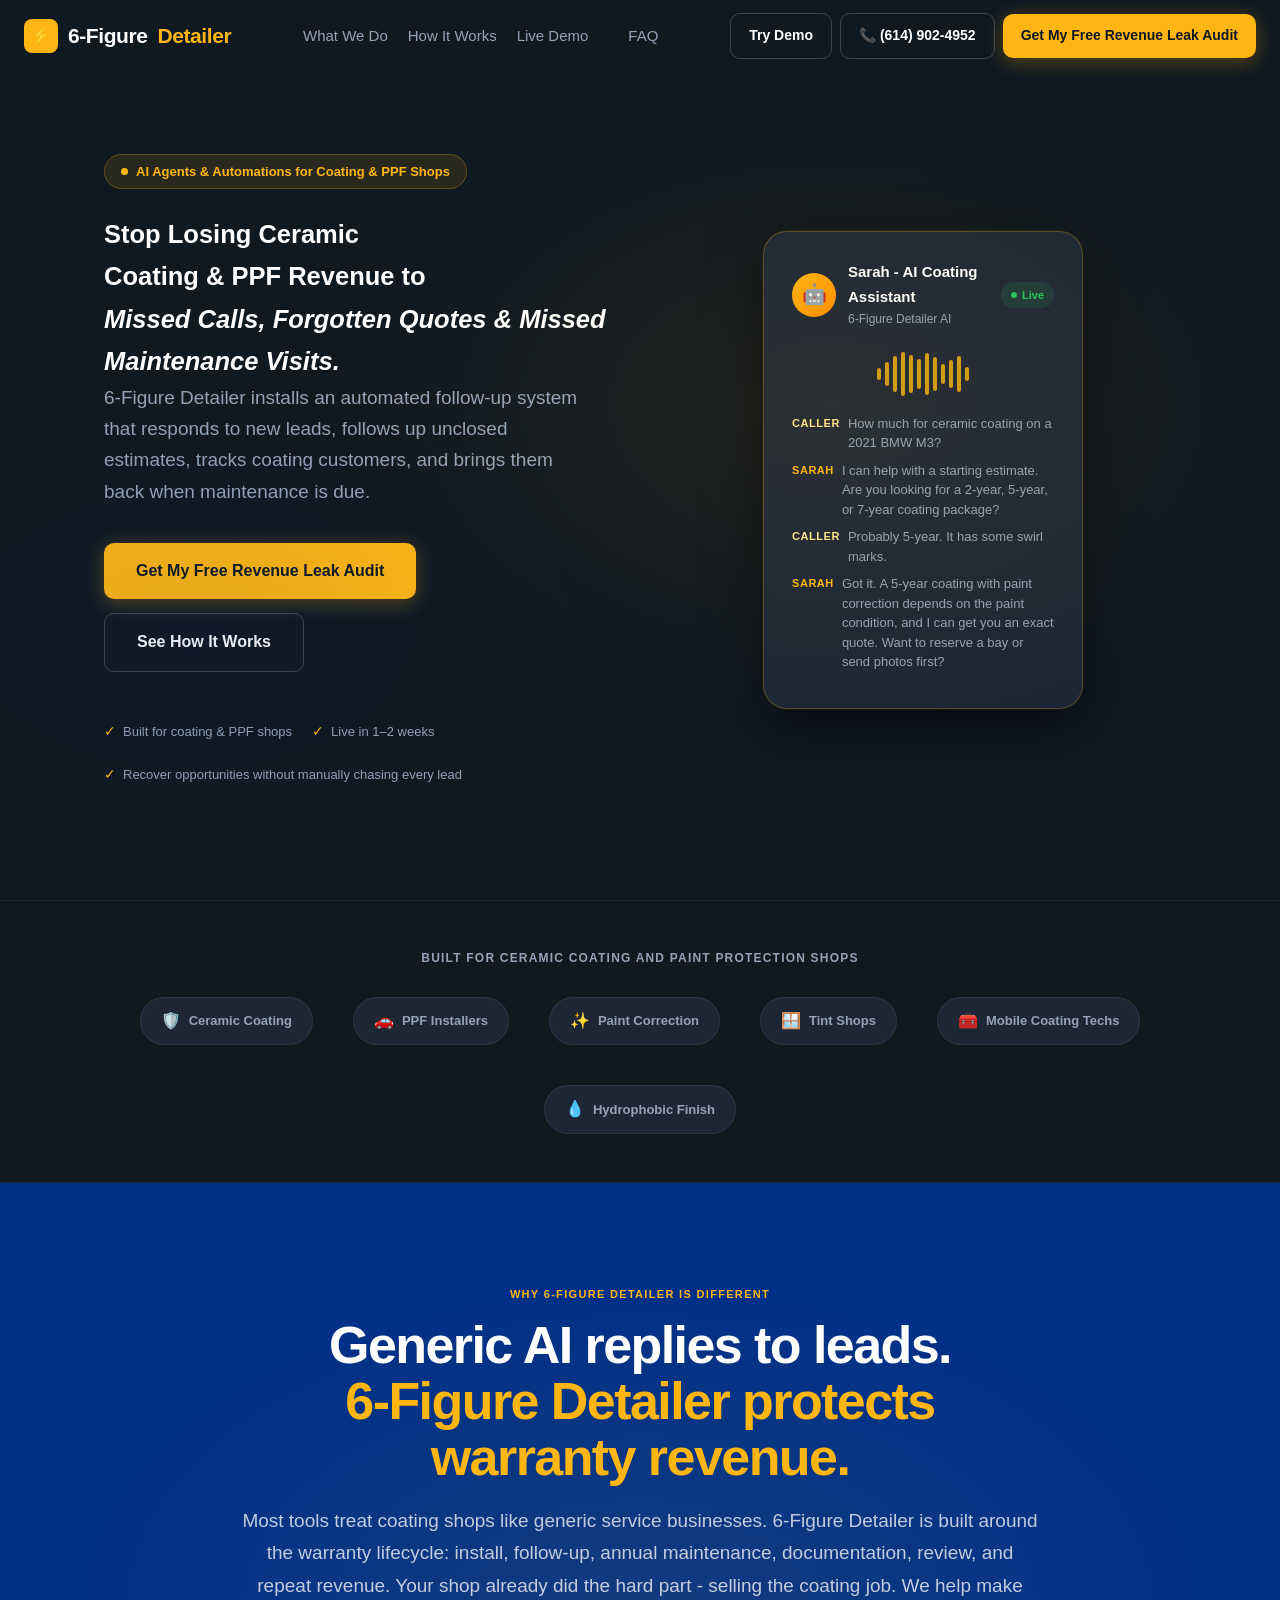
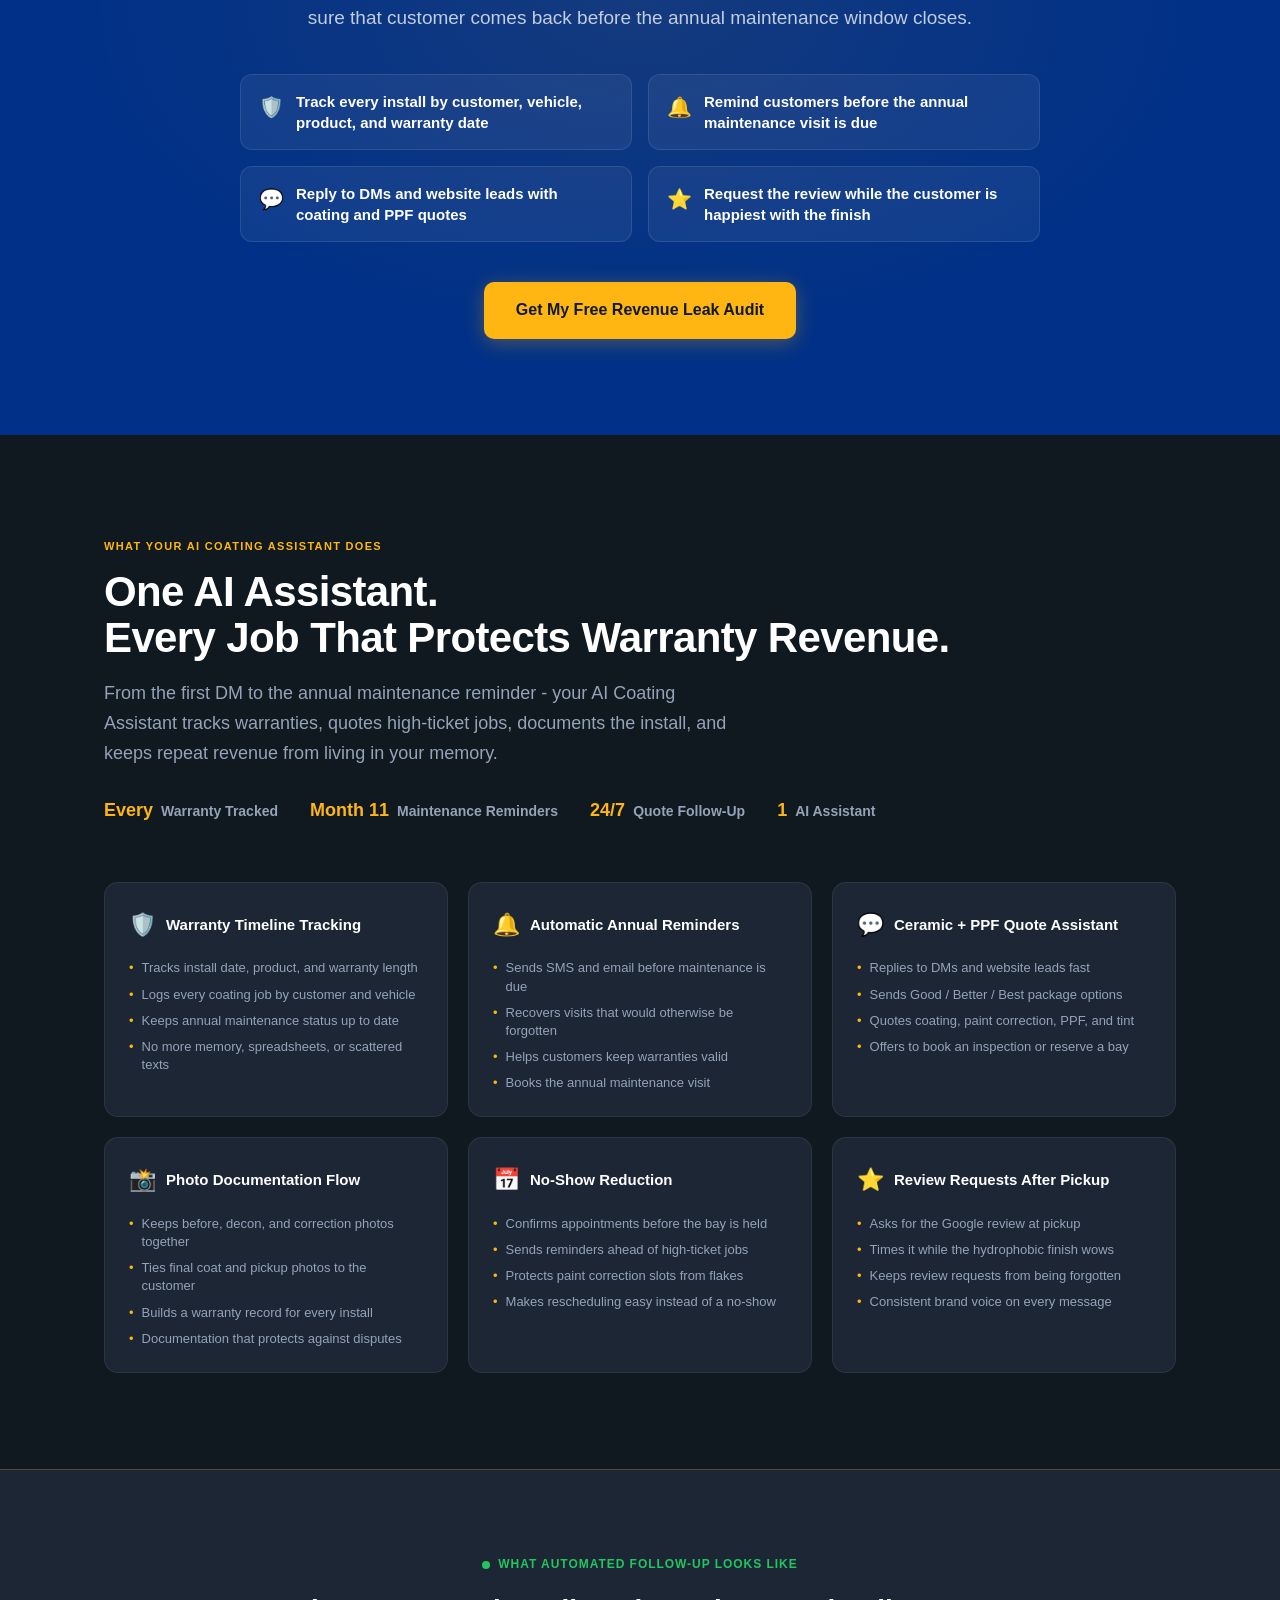
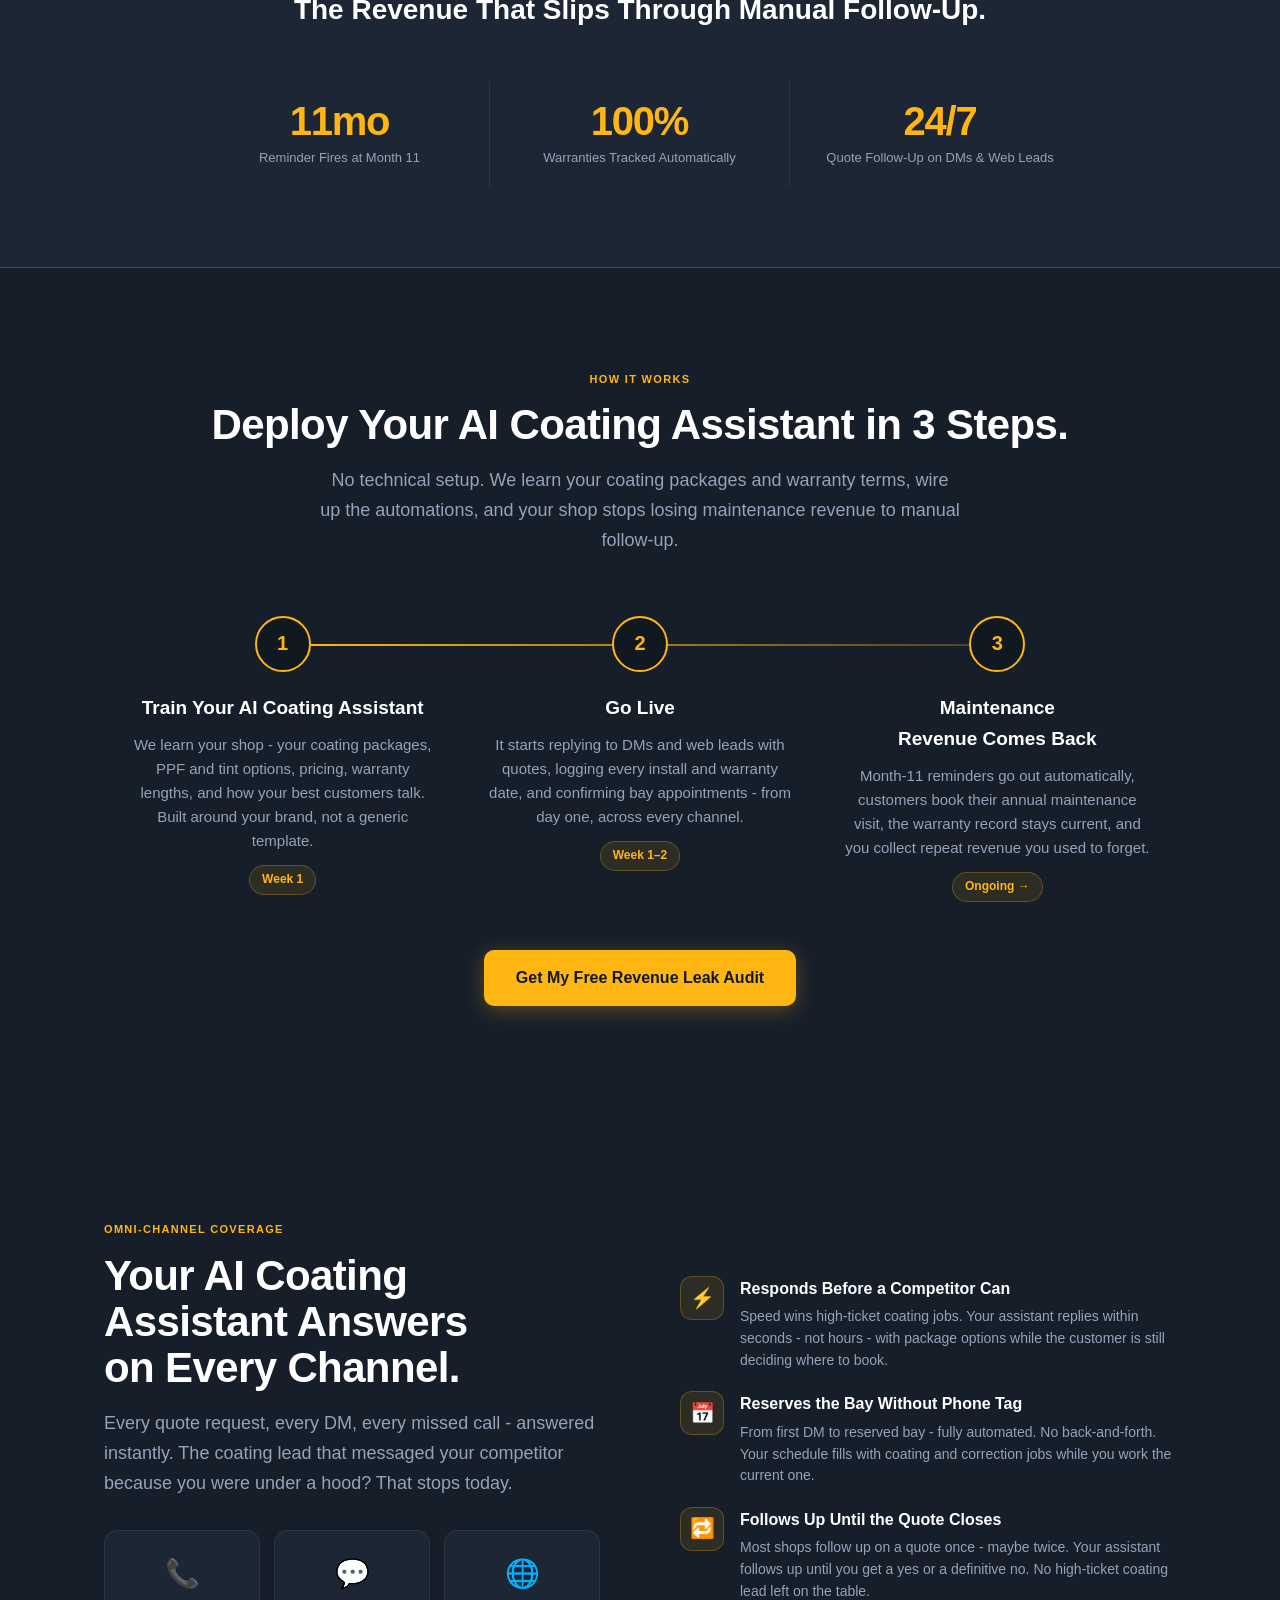
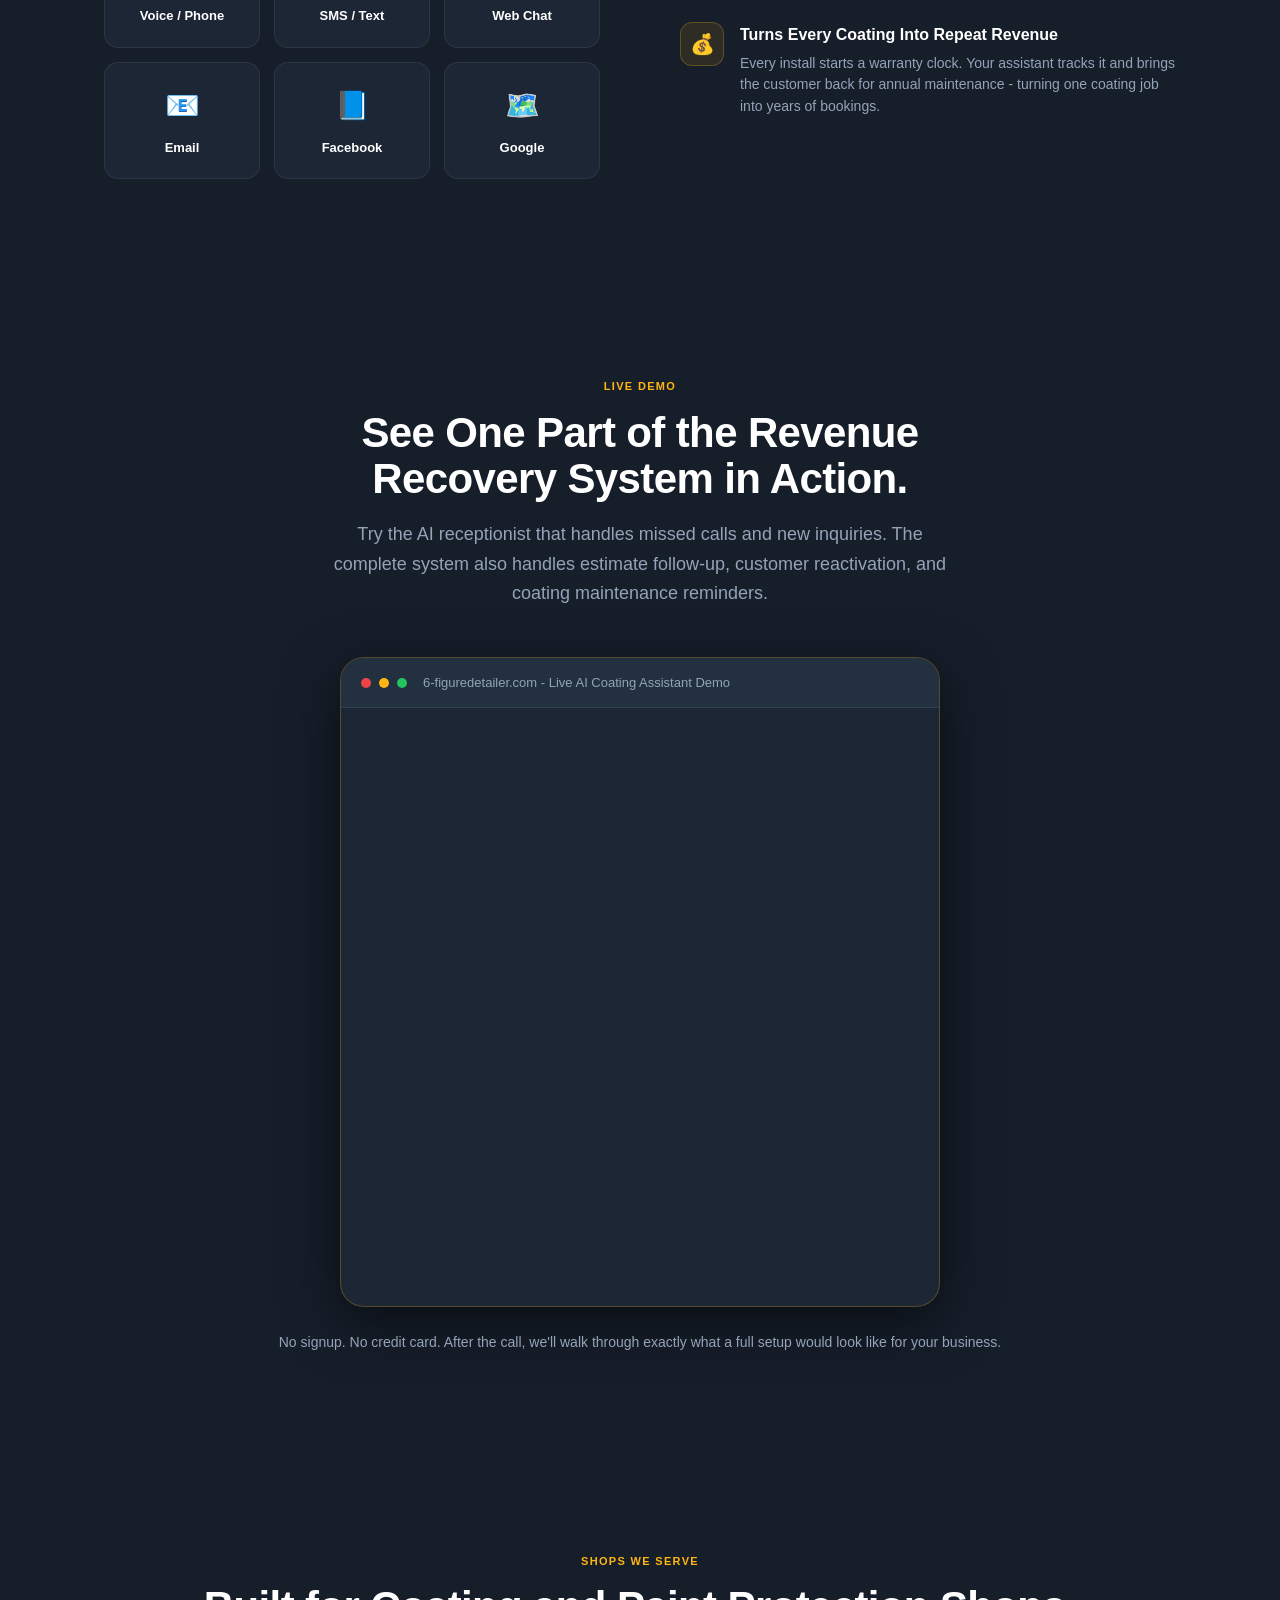
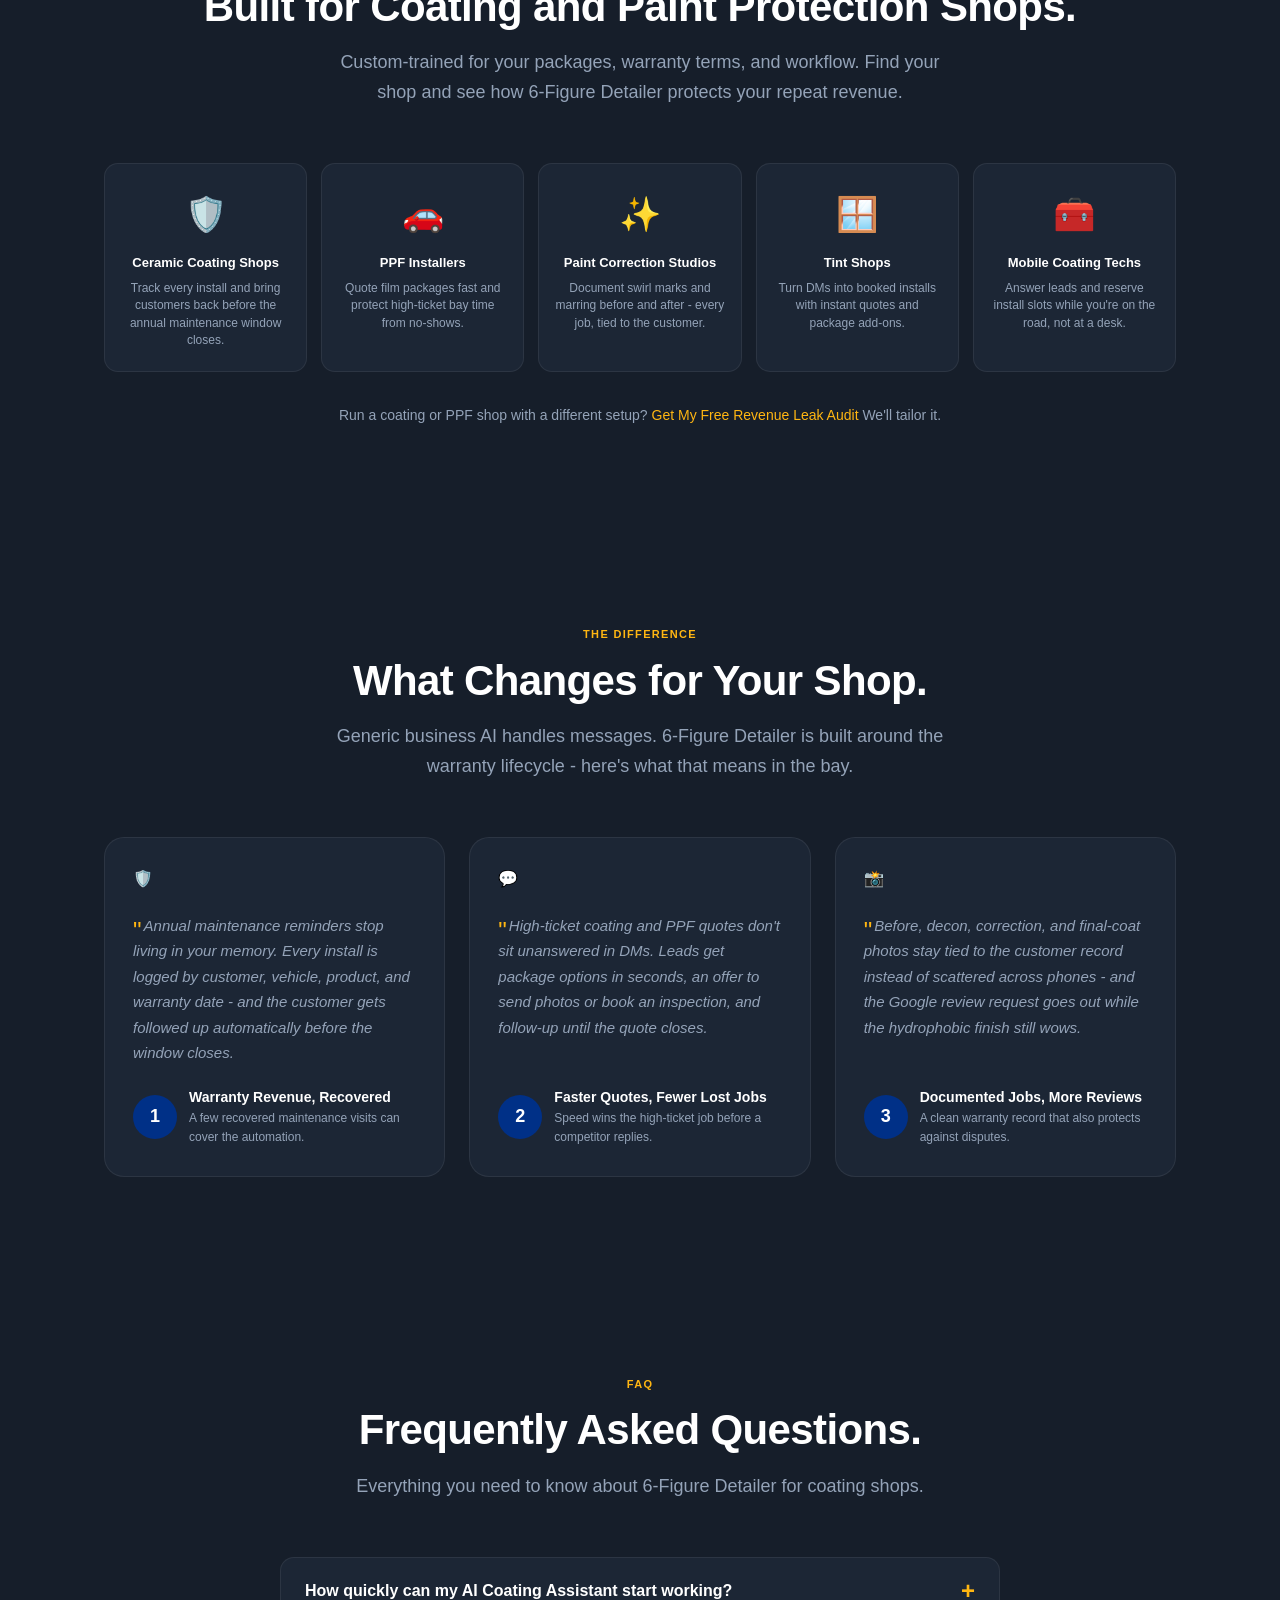
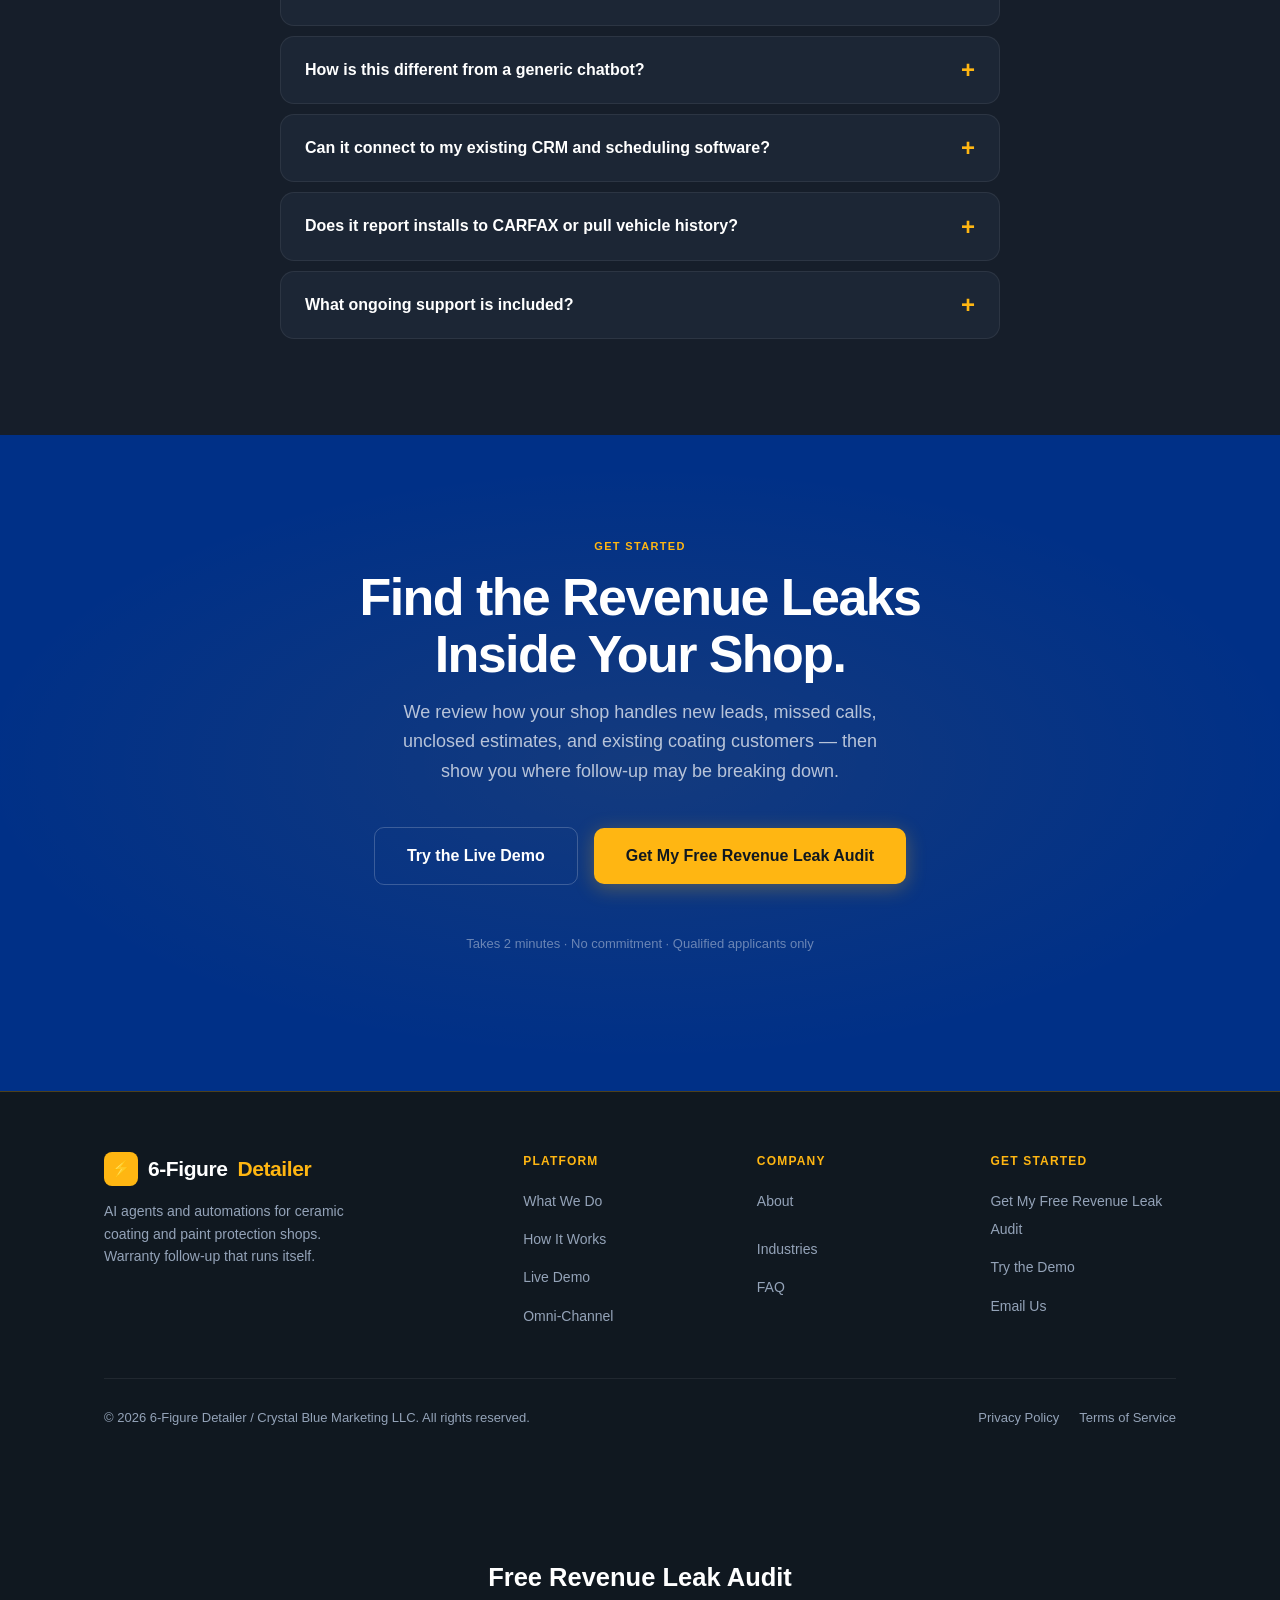
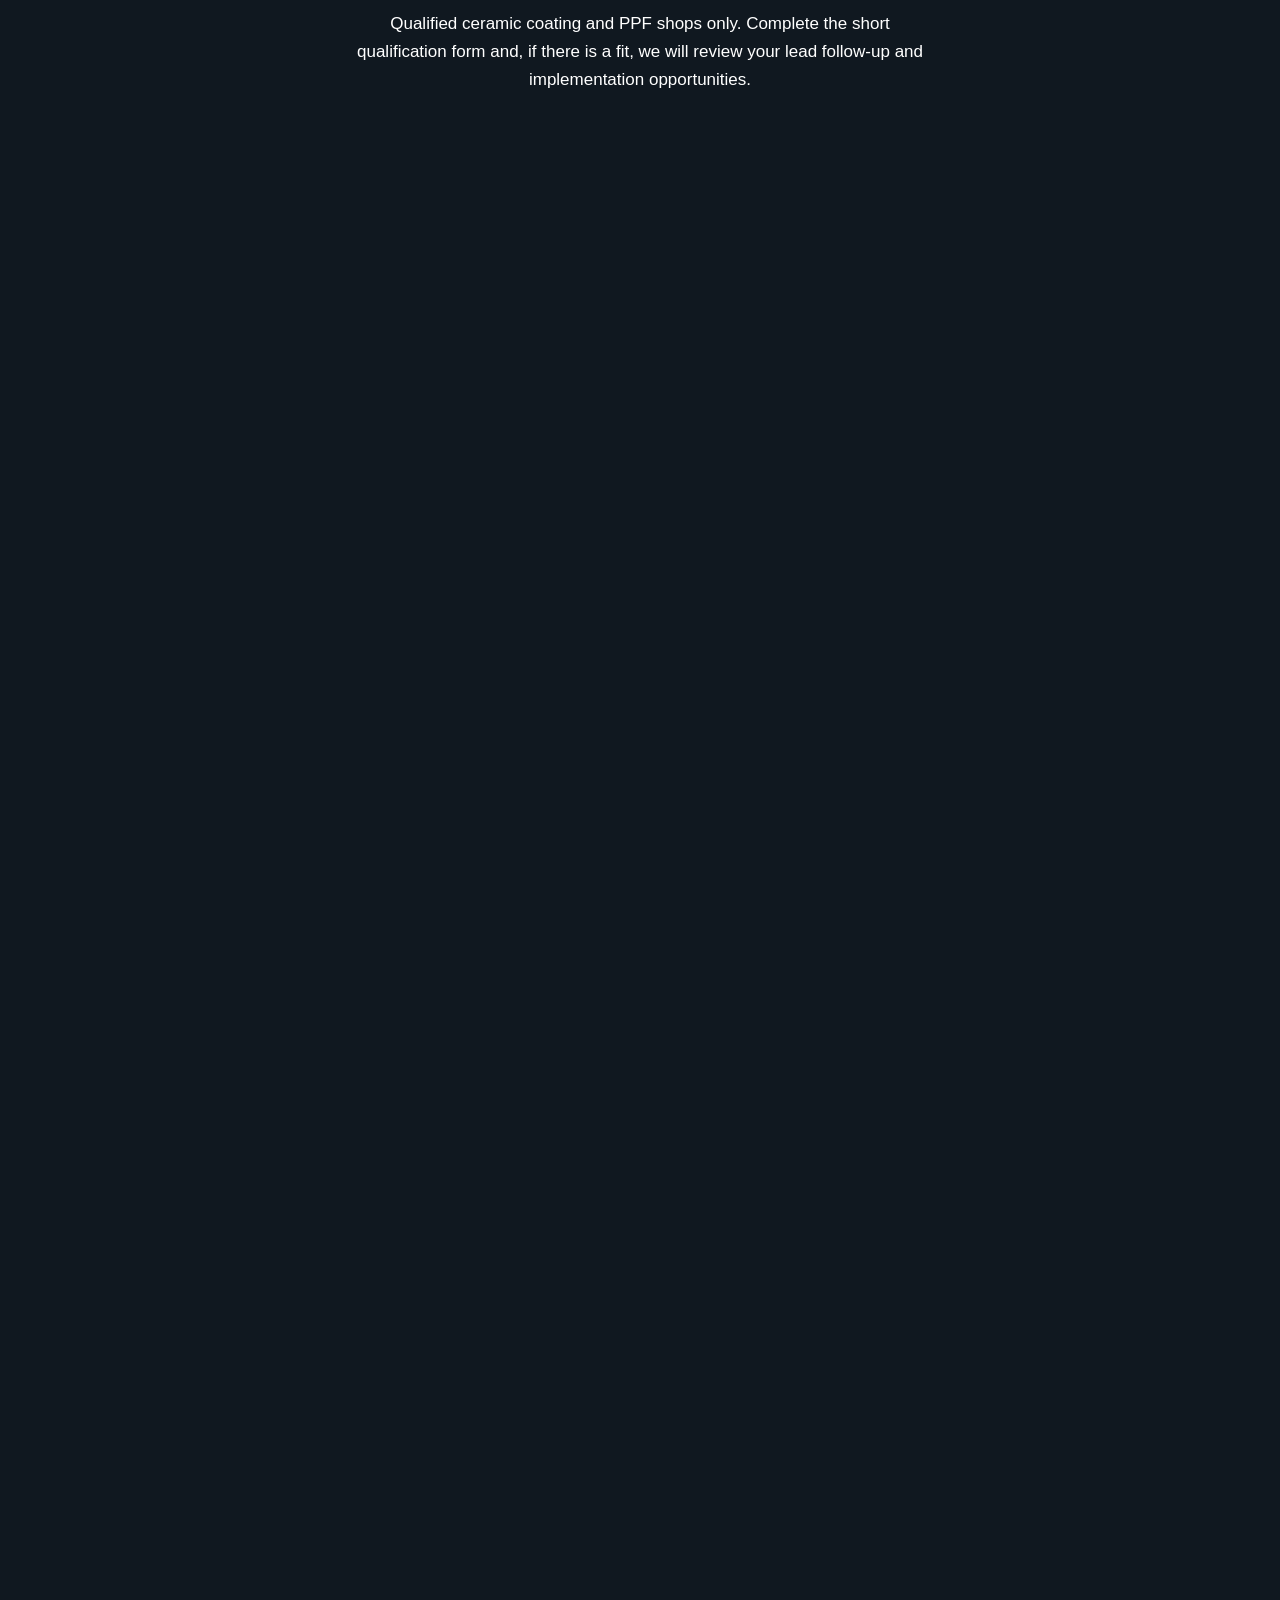
<file: index.html>
<!DOCTYPE html>
<html lang="en">
<head>
  <meta charset="UTF-8" />
  <meta name="viewport" content="width=device-width, initial-scale=1.0" />
  <meta name="description" content="6-Figure Detailer helps ceramic coating and PPF shops automate warranty reminders, annual maintenance bookings, quote follow-up, review requests, and customer communication." />
  <meta property="og:title" content="AI Automation for Ceramic Coating Shops | 6-Figure Detailer" />
  <meta property="og:description" content="Track warranties, recover annual maintenance visits, send quotes, document coating jobs, and keep your bay schedule full automatically." />
  <title>AI Automation for Ceramic Coating Shops | 6-Figure Detailer</title>
  <link rel="stylesheet" href="styles.css" />
  <link rel="icon" href="data:image/svg+xml,<svg xmlns='http://www.w3.org/2000/svg' viewBox='0 0 100 100'><rect width='100' height='100' rx='20' fill='%23FFB612'/><text y='.9em' font-size='60' x='50%' dominant-baseline='middle' text-anchor='middle'>⚡</text></svg>" />
<style>
  /* pricing cards (were missing from styles.css) */
  .cr-pricing-standard-banner{max-width:760px;margin:0 auto 34px;text-align:center;background:var(--cr-card,#12161c);border:1px solid var(--cr-border,#2a2f37);border-radius:12px;padding:14px 20px;color:var(--cr-text,#e8e8e8);font-size:15px;}
  .cr-pricing-grid{display:grid;grid-template-columns:repeat(3,1fr);gap:24px;max-width:1080px;margin:0 auto;align-items:stretch;}
  .cr-pricing-card{background:var(--cr-card,#12161c);border:1px solid var(--cr-border,#2a2f37);border-radius:14px;padding:32px 26px;display:flex;flex-direction:column;position:relative;}
  .cr-pricing-card-featured{border-color:var(--cr-gold,#FFB612);box-shadow:0 0 0 1px var(--cr-gold,#FFB612),0 24px 48px rgba(0,0,0,.4);}
  .cr-pricing-badge{position:absolute;top:-13px;left:50%;transform:translateX(-50%);background:var(--cr-gold,#FFB612);color:#0a0a0a;font-weight:800;font-size:12px;text-transform:uppercase;letter-spacing:.08em;padding:5px 14px;border-radius:999px;white-space:nowrap;}
  .cr-pricing-tier-label{font-size:13px;font-weight:700;text-transform:uppercase;letter-spacing:.12em;color:var(--cr-muted,#9aa0a8);margin-bottom:10px;}
  .cr-pricing-amount-row{display:flex;align-items:flex-start;gap:3px;}
  .cr-pricing-dollar{font-size:22px;font-weight:700;color:var(--cr-text,#fff);margin-top:10px;}
  .cr-pricing-amount{font-size:48px;font-weight:800;color:var(--cr-text,#fff);line-height:1;}
  .cr-pricing-positioning{color:var(--cr-muted,#9aa0a8);font-size:14px;font-style:italic;margin:8px 0 0;min-height:44px;}
  .cr-pricing-divider{height:1px;background:var(--cr-border,#2a2f37);margin:18px 0;}
  .cr-pricing-features{list-style:none;padding:0;margin:0;flex:1;}
  .cr-pricing-features li{display:flex;gap:10px;align-items:flex-start;padding:7px 0;color:var(--cr-text,#e8e8e8);font-size:15px;}
  .cr-pricing-check{color:var(--cr-gold,#FFB612);font-weight:800;flex:none;}
  .cr-pricing-cta-shared{text-align:center;margin-top:42px;}
  @media(max-width:900px){.cr-pricing-grid{grid-template-columns:1fr;max-width:440px;}}
  /* sticky CTA bar */
  .cr-stickybar{position:fixed;left:0;right:0;bottom:0;z-index:9999;background:rgba(16,24,32,.92);backdrop-filter:blur(10px);-webkit-backdrop-filter:blur(10px);border-top:1px solid var(--cr-gold-border,rgba(255,182,18,.25));padding:12px 16px;display:none;justify-content:center;box-shadow:0 -6px 24px rgba(0,0,0,.45);transform:translateY(100%);transition:transform .35s cubic-bezier(.16,1,.3,1);}
  .cr-stickybar.show{display:flex;transform:translateY(0);}
  .cr-stickybar .cr-btn{width:100%;max-width:520px;text-align:center;}

  /* ============================================================
     UI/UX PRO MAX PASS — polish layer (overrides styles.css)
     ============================================================ */

  /* 1. Crisper type rendering */
  body{-webkit-font-smoothing:antialiased;-moz-osx-font-smoothing:grayscale;text-rendering:optimizeLegibility;}

  /* 2. Balanced line breaks — kills orphan words on centered headings/subs */
  h1,h2,h3,.cr-title{text-wrap:balance;}
  .cr-hero h1{letter-spacing:-.02em;}
  .cr-title{letter-spacing:-.015em;}
  .cr-sub,.cr-hero-sub,#cr-cta p,.cr-workforce-inner p{text-wrap:pretty;}

  /* 3. Alignment: center section subtitles + balance the stats row */
  .cr-text-center .cr-sub{margin-left:auto;margin-right:auto;}
  .cr-stats-grid{grid-template-columns:repeat(3,1fr);max-width:900px;margin:0 auto;}

  /* 4. Premium micro-interactions — subtle lift on interactive cards */
  .cr-cap-category,.cr-industry-card,.cr-testimonial-card,.cr-channel-card,.cr-pricing-card,.cr-step,.cr-omni-benefit{transition:transform .3s cubic-bezier(.16,1,.3,1),box-shadow .3s ease,border-color .3s ease;}
  .cr-cap-category:hover,.cr-industry-card:hover,.cr-testimonial-card:hover{transform:translateY(-5px);border-color:var(--cr-gold-border,rgba(255,182,18,.25));box-shadow:0 18px 40px rgba(0,0,0,.38);}
  .cr-channel-card:hover{transform:translateY(-3px);border-color:var(--cr-gold-border,rgba(255,182,18,.25));}
  .cr-pricing-card:hover{transform:translateY(-6px);box-shadow:0 22px 48px rgba(0,0,0,.42);}

  /* 5. Featured pricing tier reads as the hero choice.
        Double-class selector so its transform beats .cr-fade / hover rules. */
  .cr-pricing-card.cr-pricing-card-featured{z-index:2;}
  @media(min-width:901px){
    .cr-pricing-card.cr-pricing-card-featured{transform:scale(1.04);}
    .cr-pricing-card.cr-pricing-card-featured:hover{transform:scale(1.04) translateY(-6px);}
  }

  /* 6. Buttons: gentle press feedback + smoother easing */
  .cr-btn{transition:background .2s ease,color .2s ease,box-shadow .25s ease,transform .12s ease;}
  .cr-btn:hover{transform:translateY(-2px);}
  .cr-btn:active{transform:translateY(0);}

  /* 7. Gold accent bar under section eyebrow labels — small brand cue */
  .cr-label{position:relative;}

  /* 8. Content always resting-visible — no entrance keyframe animation.
        A frozen animation timeline (background tab, throttling) can pin a
        hidden start-frame and blank the page, so we don't animate reveal at
        all. Motion lives in hover/scale/sticky transitions, which only fire
        on interaction FROM a visible base and can never hide content. */
  .cr-fade{opacity:1 !important;transform:none;} /* transform not !important, so hover/featured-scale still win */
  @media (prefers-reduced-motion: reduce){
    .cr-cap-category,.cr-industry-card,.cr-testimonial-card,.cr-channel-card,.cr-pricing-card,.cr-btn,.cr-pricing-card-featured,.cr-stickybar{transition:none !important;}
  }
</style>
</head>
<body>

<!-- ============================================================
     NAV
     ============================================================ -->
<nav id="cr-nav">
  <div class="cr-nav-inner">
    <a href="#" class="cr-logo">
      <div class="cr-logo-mark">⚡</div>
      6-Figure<span>Detailer</span>
    </a>

    <ul class="cr-nav-links">
      <li><a href="#cr-capabilities">What We Do</a></li>
      <li><a href="#cr-how">How It Works</a></li>
      <li><a href="#cr-demo">Live Demo</a></li>
      <li><a href="#cr-pricing">Pricing</a></li>
      <li><a href="#cr-faq">FAQ</a></li>
    </ul>

    <div class="cr-nav-cta">
      <a href="#cr-demo" class="cr-btn cr-btn-outline" style="padding:10px 18px;font-size:14px;">Try Demo</a> <a href="tel:+16149024952" class="cr-btn cr-btn-outline cr-call-btn" style="padding:10px 18px;font-size:14px;">📞 (614) 902-4952</a>
      <a href="#cr-booking" class="cr-btn cr-btn-gold" style="padding:10px 18px;font-size:14px;">Apply →</a>
    </div>

    <button class="cr-hamburger" id="cr-hamburger" aria-label="Open menu">
      <span></span><span></span><span></span>
    </button>
  </div>
  <div class="cr-mobile-menu" id="cr-mobile-menu">
    <a href="#cr-capabilities">What We Do</a>
    <a href="#cr-how">How It Works</a>
    <a href="#cr-demo">Live Demo</a>
    <a href="#cr-pricing">Pricing</a>
    <a href="#cr-faq">FAQ</a>
    <a href="#cr-booking">Apply. The Leak Stops Here.</a>
  </div>
</nav>


<!-- ============================================================
     HERO - "Turn Every Coating Warranty Into Annual Maintenance Revenue"
     ============================================================ -->
<section id="cr-hero">
  <div class="cr-hero-bg"></div>
  <div class="cr-container">
    <div class="cr-hero-inner">

      <div class="cr-hero-copy">
        <div class="cr-hero-badge">
          <span class="cr-hero-badge-dot"></span>
          AI Agents &amp; Automations for Coating &amp; PPF Shops
        </div>

        <h1>Turn Every Coating Warranty Into<br><em>Automatic Annual Maintenance Revenue.</em></h1>

        <p class="cr-hero-sub">
          6-Figure Detailer helps ceramic coating and PPF shops track warranty dates, remind customers before annual maintenance is due, reply to DMs, send high-ticket quotes, request reviews, and keep coating jobs moving - without manual follow-up.
        </p>

        <div class="cr-hero-actions">
          <a href="#cr-booking" class="cr-btn cr-btn-gold">Apply. The Leak Stops Here.</a>
          <a href="#cr-how" class="cr-btn cr-btn-outline">See How It Works</a>
        </div>

        <div class="cr-hero-trust">
          <div class="cr-hero-trust-item">
            <span class="cr-hero-trust-check">✓</span>
            Built for coating &amp; PPF shops
          </div>
          <div class="cr-hero-trust-item">
            <span class="cr-hero-trust-check">✓</span>
            Live in 1–2 weeks
          </div>
          <div class="cr-hero-trust-item">
            <span class="cr-hero-trust-check">✓</span>
            No missed maintenance visits. No lost warranty revenue.
          </div>
        </div>
      </div>

      <div class="cr-hero-visual">
        <div class="cr-phone-card">
          <div class="cr-phone-header">
            <div class="cr-phone-avatar">🤖</div>
            <div class="cr-phone-info">
              <div class="cr-phone-name">Sarah - AI Coating Assistant</div>
              <div class="cr-phone-role">6-Figure Detailer AI</div>
            </div>
            <div class="cr-phone-live">
              <span class="cr-phone-live-dot"></span> Live
            </div>
          </div>
          <div class="cr-waveform">
            <div class="cr-wave-bar"></div><div class="cr-wave-bar"></div>
            <div class="cr-wave-bar"></div><div class="cr-wave-bar"></div>
            <div class="cr-wave-bar"></div><div class="cr-wave-bar"></div>
            <div class="cr-wave-bar"></div><div class="cr-wave-bar"></div>
            <div class="cr-wave-bar"></div><div class="cr-wave-bar"></div>
            <div class="cr-wave-bar"></div><div class="cr-wave-bar"></div>
          </div>
          <div class="cr-phone-transcript">
            <div class="cr-phone-line">
              <span class="cr-phone-line-label caller">Caller</span>
              <span class="cr-phone-line-text">How much for ceramic coating on a 2021 BMW M3?</span>
            </div>
            <div class="cr-phone-line">
              <span class="cr-phone-line-label sarah">Sarah</span>
              <span class="cr-phone-line-text">I can help with a starting estimate. Are you looking for a 2-year, 5-year, or 7-year coating package?</span>
            </div>
            <div class="cr-phone-line">
              <span class="cr-phone-line-label caller">Caller</span>
              <span class="cr-phone-line-text">Probably 5-year. It has some swirl marks.</span>
            </div>
            <div class="cr-phone-line">
              <span class="cr-phone-line-label sarah">Sarah</span>
              <span class="cr-phone-line-text">Got it. A 5-year coating with paint correction depends on the paint condition, and I can get you an exact quote. Want to reserve a bay or send photos first?</span>
            </div>
          </div>
        </div>
      </div>

    </div>
  </div>
</section>


<!-- ============================================================
     PARTNER LOGOS
     ============================================================ -->
<section id="cr-logos">
  <div class="cr-container">
    <p class="cr-logos-label">Built for ceramic coating and paint protection shops</p>
    <div class="cr-logos-row">
      <div class="cr-logo-pill"><span>🛡️</span> Ceramic Coating</div>
      <div class="cr-logo-pill"><span>🚗</span> PPF Installers</div>
      <div class="cr-logo-pill"><span>✨</span> Paint Correction</div>
      <div class="cr-logo-pill"><span>🪟</span> Tint Shops</div>
      <div class="cr-logo-pill"><span>🧰</span> Mobile Coating Techs</div>
      <div class="cr-logo-pill"><span>💧</span> Hydrophobic Finish</div>
    </div>
  </div>
</section>


<!-- ============================================================
     VALUE PROP - "Generic AI replies to leads. 6-Figure Detailer protects warranty revenue."
     ============================================================ -->
<section id="cr-workforce">
  <div class="cr-workforce-bg"></div>
  <div class="cr-container">
    <div class="cr-workforce-inner cr-fade">
      <span class="cr-label">Why 6-Figure Detailer Is Different</span>
      <h2>Generic AI replies to leads.<br><em>6-Figure Detailer protects warranty revenue.</em></h2>
      <p>
        Most tools treat coating shops like generic service businesses. 6-Figure Detailer is built around the warranty lifecycle: install, follow-up, annual maintenance, documentation, review, and repeat revenue. Your shop already did the hard part - selling the coating job. We help make sure that customer comes back before the annual maintenance window closes.
      </p>
      <div class="cr-workforce-bullets">
        <div class="cr-workforce-bullet">
          <span class="cr-workforce-bullet-icon">🛡️</span>
          <span class="cr-workforce-bullet-text">Track every install by customer, vehicle, product, and warranty date</span>
        </div>
        <div class="cr-workforce-bullet">
          <span class="cr-workforce-bullet-icon">🔔</span>
          <span class="cr-workforce-bullet-text">Remind customers before the annual maintenance visit is due</span>
        </div>
        <div class="cr-workforce-bullet">
          <span class="cr-workforce-bullet-icon">💬</span>
          <span class="cr-workforce-bullet-text">Reply to DMs and website leads with coating and PPF quotes</span>
        </div>
        <div class="cr-workforce-bullet">
          <span class="cr-workforce-bullet-icon">⭐</span>
          <span class="cr-workforce-bullet-text">Request the review while the customer is happiest with the finish</span>
        </div>
      </div>
      <a href="#cr-booking" class="cr-btn cr-btn-gold">Apply. The Leak Stops Here.</a>
    </div>
  </div>
</section>


<!-- ============================================================
     CAPABILITIES MATRIX - "One AI Coating Assistant · Warranty Lifecycle"
     ============================================================ -->
<section id="cr-capabilities" class="cr-section">
  <div class="cr-container">
    <div class="cr-capabilities-header">
      <span class="cr-label cr-fade">What Your AI Coating Assistant Does</span>
      <h2 class="cr-title cr-fade cr-fade-delay-1">One AI Assistant.<br>Every Job That Protects Warranty Revenue.</h2>
      <p class="cr-sub cr-fade cr-fade-delay-2">From the first DM to the annual maintenance reminder - your AI Coating Assistant tracks warranties, quotes high-ticket jobs, documents the install, and keeps repeat revenue from living in your memory.</p>
      <div class="cr-capabilities-stats cr-fade cr-fade-delay-3">
        <div class="cr-cap-stat"><strong>Every</strong> Warranty Tracked</div>
        <div class="cr-cap-stat"><strong>Month 11</strong> Maintenance Reminders</div>
        <div class="cr-cap-stat"><strong>24/7</strong> Quote Follow-Up</div>
        <div class="cr-cap-stat"><strong>1</strong> AI Assistant</div>
      </div>
    </div>

    <div class="cr-cap-grid">
      <div class="cr-cap-category cr-fade cr-fade-delay-1">
        <div class="cr-cap-cat-header">
          <span class="cr-cap-cat-icon">🛡️</span>
          <span class="cr-cap-cat-name">Warranty Timeline Tracking</span>
        </div>
        <div class="cr-cap-items">
          <div class="cr-cap-item">Tracks install date, product, and warranty length</div>
          <div class="cr-cap-item">Logs every coating job by customer and vehicle</div>
          <div class="cr-cap-item">Keeps annual maintenance status up to date</div>
          <div class="cr-cap-item">No more memory, spreadsheets, or scattered texts</div>
        </div>
      </div>

      <div class="cr-cap-category cr-fade cr-fade-delay-2">
        <div class="cr-cap-cat-header">
          <span class="cr-cap-cat-icon">🔔</span>
          <span class="cr-cap-cat-name">Automatic Annual Reminders</span>
        </div>
        <div class="cr-cap-items">
          <div class="cr-cap-item">Sends SMS and email before maintenance is due</div>
          <div class="cr-cap-item">Recovers visits that would otherwise be forgotten</div>
          <div class="cr-cap-item">Helps customers keep warranties valid</div>
          <div class="cr-cap-item">Books the annual maintenance visit</div>
        </div>
      </div>

      <div class="cr-cap-category cr-fade cr-fade-delay-3">
        <div class="cr-cap-cat-header">
          <span class="cr-cap-cat-icon">💬</span>
          <span class="cr-cap-cat-name">Ceramic + PPF Quote Assistant</span>
        </div>
        <div class="cr-cap-items">
          <div class="cr-cap-item">Replies to DMs and website leads fast</div>
          <div class="cr-cap-item">Sends Good / Better / Best package options</div>
          <div class="cr-cap-item">Quotes coating, paint correction, PPF, and tint</div>
          <div class="cr-cap-item">Offers to book an inspection or reserve a bay</div>
        </div>
      </div>

      <div class="cr-cap-category cr-fade cr-fade-delay-1">
        <div class="cr-cap-cat-header">
          <span class="cr-cap-cat-icon">📸</span>
          <span class="cr-cap-cat-name">Photo Documentation Flow</span>
        </div>
        <div class="cr-cap-items">
          <div class="cr-cap-item">Keeps before, decon, and correction photos together</div>
          <div class="cr-cap-item">Ties final coat and pickup photos to the customer</div>
          <div class="cr-cap-item">Builds a warranty record for every install</div>
          <div class="cr-cap-item">Documentation that protects against disputes</div>
        </div>
      </div>

      <div class="cr-cap-category cr-fade cr-fade-delay-2">
        <div class="cr-cap-cat-header">
          <span class="cr-cap-cat-icon">📅</span>
          <span class="cr-cap-cat-name">No-Show Reduction</span>
        </div>
        <div class="cr-cap-items">
          <div class="cr-cap-item">Confirms appointments before the bay is held</div>
          <div class="cr-cap-item">Sends reminders ahead of high-ticket jobs</div>
          <div class="cr-cap-item">Protects paint correction slots from flakes</div>
          <div class="cr-cap-item">Makes rescheduling easy instead of a no-show</div>
        </div>
      </div>

      <div class="cr-cap-category cr-fade cr-fade-delay-3">
        <div class="cr-cap-cat-header">
          <span class="cr-cap-cat-icon">⭐</span>
          <span class="cr-cap-cat-name">Review Requests After Pickup</span>
        </div>
        <div class="cr-cap-items">
          <div class="cr-cap-item">Asks for the Google review at pickup</div>
          <div class="cr-cap-item">Times it while the hydrophobic finish wows</div>
          <div class="cr-cap-item">Keeps review requests from being forgotten</div>
          <div class="cr-cap-item">Consistent brand voice on every message</div>
        </div>
      </div>
    </div>
  </div>
</section>


<!-- ============================================================
     LIVE STATS COUNTER
     ============================================================ -->
<section id="cr-stats">
  <div class="cr-container">
    <div class="cr-stats-header">
      <div class="cr-stats-live">
        <span class="cr-stats-live-dot"></span>
        What Automated Follow-Up Looks Like
      </div>
      <h3 style="font-size: 28px; font-weight: 900;">The Revenue That Slips Through Manual Follow-Up.</h3>
    </div>
    <div class="cr-stats-grid">
      <div class="cr-stat-item">
        <div class="cr-stat-number" data-target="11" data-suffix="mo">0</div>
        <div class="cr-stat-desc">Reminder Fires at Month 11</div>
      </div>
      <div class="cr-stat-item">
        <div class="cr-stat-number" data-target="100" data-suffix="%">0</div>
        <div class="cr-stat-desc">Warranties Tracked Automatically</div>
      </div>
      <div class="cr-stat-item">
        <div class="cr-stat-number" data-target="24" data-suffix="/7">0</div>
        <div class="cr-stat-desc">Quote Follow-Up on DMs &amp; Web Leads</div>
      </div>
    </div>
  </div>
</section>


<!-- ============================================================
     HOW IT WORKS
     ============================================================ -->
<section id="cr-how">
  <div class="cr-container">
    <div class="cr-text-center">
      <span class="cr-label cr-fade">How It Works</span>
      <h2 class="cr-title cr-fade cr-fade-delay-1">Deploy Your AI Coating Assistant in 3 Steps.</h2>
      <p class="cr-sub cr-fade cr-fade-delay-2">No technical setup. We learn your coating packages and warranty terms, wire up the automations, and your shop stops losing maintenance revenue to manual follow-up.</p>
    </div>
    <div class="cr-steps">
      <div class="cr-step cr-fade cr-fade-delay-1">
        <div class="cr-step-num">1</div>
        <h3>Train Your AI Coating Assistant</h3>
        <p>We learn your shop - your coating packages, PPF and tint options, pricing, warranty lengths, and how your best customers talk. Built around your brand, not a generic template.</p>
        <span class="cr-step-tag">Week 1</span>
      </div>
      <div class="cr-step cr-fade cr-fade-delay-2">
        <div class="cr-step-num">2</div>
        <h3>Go Live</h3>
        <p>It starts replying to DMs and web leads with quotes, logging every install and warranty date, and confirming bay appointments - from day one, across every channel.</p>
        <span class="cr-step-tag">Week 1–2</span>
      </div>
      <div class="cr-step cr-fade cr-fade-delay-3">
        <div class="cr-step-num">3</div>
        <h3>Maintenance Revenue Comes Back</h3>
        <p>Month-11 reminders go out automatically, customers book their annual maintenance visit, the warranty record stays current, and you collect repeat revenue you used to forget.</p>
        <span class="cr-step-tag">Ongoing →</span>
      </div>
    </div>
    <div style="text-align:center; margin-top: 48px;" class="cr-fade cr-fade-delay-3">
      <a href="#cr-booking" class="cr-btn cr-btn-gold">Apply. The Leak Stops Here.</a>
    </div>
  </div>
</section>


<!-- ============================================================
     OMNICHANNEL
     ============================================================ -->
<section id="cr-omni" class="cr-section cr-section-alt">
  <div class="cr-container">
    <div class="cr-omni-inner">
      <div>
        <span class="cr-label cr-fade">Omni-Channel Coverage</span>
        <h2 class="cr-title cr-fade cr-fade-delay-1">Your AI Coating Assistant Answers on Every Channel.</h2>
        <p class="cr-sub cr-fade cr-fade-delay-2">Every quote request, every DM, every missed call - answered instantly. The coating lead that messaged your competitor because you were under a hood? That stops today.</p>
        <div class="cr-omni-channels cr-fade cr-fade-delay-2">
          <div class="cr-channel-card">
            <span class="cr-channel-icon">📞</span>
            <div class="cr-channel-name">Voice / Phone</div>
          </div>
          <div class="cr-channel-card">
            <span class="cr-channel-icon">💬</span>
            <div class="cr-channel-name">SMS / Text</div>
          </div>
          <div class="cr-channel-card">
            <span class="cr-channel-icon">🌐</span>
            <div class="cr-channel-name">Web Chat</div>
          </div>
          <div class="cr-channel-card">
            <span class="cr-channel-icon">📧</span>
            <div class="cr-channel-name">Email</div>
          </div>
          <div class="cr-channel-card">
            <span class="cr-channel-icon">📘</span>
            <div class="cr-channel-name">Facebook</div>
          </div>
          <div class="cr-channel-card">
            <span class="cr-channel-icon">🗺️</span>
            <div class="cr-channel-name">Google</div>
          </div>
        </div>
      </div>
      <div class="cr-omni-benefits">
        <div class="cr-omni-benefit cr-fade cr-fade-delay-1">
          <div class="cr-omni-benefit-icon">⚡</div>
          <div class="cr-omni-benefit-text">
            <h4>Responds Before a Competitor Can</h4>
            <p>Speed wins high-ticket coating jobs. Your assistant replies within seconds - not hours - with package options while the customer is still deciding where to book.</p>
          </div>
        </div>
        <div class="cr-omni-benefit cr-fade cr-fade-delay-2">
          <div class="cr-omni-benefit-icon">📅</div>
          <div class="cr-omni-benefit-text">
            <h4>Reserves the Bay Without Phone Tag</h4>
            <p>From first DM to reserved bay - fully automated. No back-and-forth. Your schedule fills with coating and correction jobs while you work the current one.</p>
          </div>
        </div>
        <div class="cr-omni-benefit cr-fade cr-fade-delay-3">
          <div class="cr-omni-benefit-icon">🔁</div>
          <div class="cr-omni-benefit-text">
            <h4>Follows Up Until the Quote Closes</h4>
            <p>Most shops follow up on a quote once - maybe twice. Your assistant follows up until you get a yes or a definitive no. No high-ticket coating lead left on the table.</p>
          </div>
        </div>
        <div class="cr-omni-benefit cr-fade cr-fade-delay-4">
          <div class="cr-omni-benefit-icon">💰</div>
          <div class="cr-omni-benefit-text">
            <h4>Turns Every Coating Into Repeat Revenue</h4>
            <p>Every install starts a warranty clock. Your assistant tracks it and brings the customer back for annual maintenance - turning one coating job into years of bookings.</p>
          </div>
        </div>
      </div>
    </div>
  </div>
</section>


<!-- ============================================================
     VOICE DEMO - "Hear It For Yourself"
     ============================================================ -->
<section id="cr-demo">
  <div class="cr-container">
    <div class="cr-text-center">
      <span class="cr-label cr-fade">Live Demo</span>
      <h2 class="cr-title cr-fade cr-fade-delay-1">Hear It For Yourself.</h2>
      <p class="cr-sub cr-fade cr-fade-delay-2">This is what your AI Coating Assistant sounds like. Drop in your shop's website URL - or enter your details manually - and talk to a voice agent tuned to your coating packages in about 20 seconds.</p>
    </div>
    <div class="cr-demo-frame cr-fade cr-fade-delay-2">
      <div class="cr-demo-bar">
        <span class="cr-demo-dot cr-demo-dot-red"></span>
        <span class="cr-demo-dot cr-demo-dot-yellow"></span>
        <span class="cr-demo-dot cr-demo-dot-green"></span>
        <span class="cr-demo-bar-label">6-figuredetailer.com - Live AI Coating Assistant Demo</span>
      </div>
      <div class="cr-demo-iframe-wrap">
        <iframe
          src="https://voice-demo-widget.vercel.app"
          allow="microphone"
          title="AI Coating Assistant Voice Demo"
          loading="lazy"
        ></iframe>
      </div>
    </div>
    <p class="cr-demo-note cr-fade cr-fade-delay-3">
      No signup. No credit card. After the call, we'll walk through exactly what a full setup would look like for your business.
    </p>
  </div>
</section>


<!-- Video section removed until a real walkthrough exists -->


<!-- ============================================================
     INDUSTRIES
     ============================================================ -->
<section id="cr-industries">
  <div class="cr-container">
    <div class="cr-text-center">
      <span class="cr-label cr-fade">Shops We Serve</span>
      <h2 class="cr-title cr-fade cr-fade-delay-1">Built for Coating and Paint Protection Shops.</h2>
      <p class="cr-sub cr-fade cr-fade-delay-2">Custom-trained for your packages, warranty terms, and workflow. Find your shop and see how 6-Figure Detailer protects your repeat revenue.</p>
    </div>
    <div class="cr-industries-grid">
      <div class="cr-industry-card cr-fade cr-fade-delay-1">
        <span class="cr-industry-icon">🛡️</span>
        <div class="cr-industry-name">Ceramic Coating Shops</div>
        <div class="cr-industry-pain">Track every install and bring customers back before the annual maintenance window closes.</div>
      </div>
      <div class="cr-industry-card cr-fade cr-fade-delay-2">
        <span class="cr-industry-icon">🚗</span>
        <div class="cr-industry-name">PPF Installers</div>
        <div class="cr-industry-pain">Quote film packages fast and protect high-ticket bay time from no-shows.</div>
      </div>
      <div class="cr-industry-card cr-fade cr-fade-delay-3">
        <span class="cr-industry-icon">✨</span>
        <div class="cr-industry-name">Paint Correction Studios</div>
        <div class="cr-industry-pain">Document swirl marks and marring before and after - every job, tied to the customer.</div>
      </div>
      <div class="cr-industry-card cr-fade cr-fade-delay-4">
        <span class="cr-industry-icon">🪟</span>
        <div class="cr-industry-name">Tint Shops</div>
        <div class="cr-industry-pain">Turn DMs into booked installs with instant quotes and package add-ons.</div>
      </div>
      <div class="cr-industry-card cr-fade cr-fade-delay-5">
        <span class="cr-industry-icon">🧰</span>
        <div class="cr-industry-name">Mobile Coating Techs</div>
        <div class="cr-industry-pain">Answer leads and reserve install slots while you're on the road, not at a desk.</div>
      </div>
    </div>
    <div style="text-align:center; margin-top: 32px;" class="cr-fade cr-fade-delay-3">
      <p style="font-size:14px; color: var(--cr-muted);">Run a coating or PPF shop with a different setup? <a href="#cr-booking">Book a strategy call →</a> We'll tailor it.</p>
    </div>
  </div>
</section>


<!-- ============================================================
     TESTIMONIALS
     ============================================================ -->
<section id="cr-testimonials" class="cr-section cr-section-alt">
  <div class="cr-container">
    <div class="cr-text-center">
      <span class="cr-label cr-fade">The Difference</span>
      <h2 class="cr-title cr-fade cr-fade-delay-1">What Changes for Your Shop.</h2>
      <p class="cr-sub cr-fade cr-fade-delay-2">Generic business AI handles messages. 6-Figure Detailer is built around the warranty lifecycle - here's what that means in the bay.</p>
    </div>
    <div class="cr-testimonials-grid">

      <div class="cr-testimonial-card cr-fade cr-fade-delay-1">
        <div class="cr-testimonial-stars">🛡️</div>
        <p class="cr-testimonial-quote">Annual maintenance reminders stop living in your memory. Every install is logged by customer, vehicle, product, and warranty date - and the customer gets followed up automatically before the window closes.</p>
        <div class="cr-testimonial-author">
          <div class="cr-testimonial-avatar">1</div>
          <div>
            <div class="cr-testimonial-name">Warranty Revenue, Recovered</div>
            <div class="cr-testimonial-role">A few recovered maintenance visits can cover the automation.</div>
          </div>
        </div>
      </div>

      <div class="cr-testimonial-card cr-fade cr-fade-delay-2">
        <div class="cr-testimonial-stars">💬</div>
        <p class="cr-testimonial-quote">High-ticket coating and PPF quotes don't sit unanswered in DMs. Leads get package options in seconds, an offer to send photos or book an inspection, and follow-up until the quote closes.</p>
        <div class="cr-testimonial-author">
          <div class="cr-testimonial-avatar">2</div>
          <div>
            <div class="cr-testimonial-name">Faster Quotes, Fewer Lost Jobs</div>
            <div class="cr-testimonial-role">Speed wins the high-ticket job before a competitor replies.</div>
          </div>
        </div>
      </div>

      <div class="cr-testimonial-card cr-fade cr-fade-delay-3">
        <div class="cr-testimonial-stars">📸</div>
        <p class="cr-testimonial-quote">Before, decon, correction, and final-coat photos stay tied to the customer record instead of scattered across phones - and the Google review request goes out while the hydrophobic finish still wows.</p>
        <div class="cr-testimonial-author">
          <div class="cr-testimonial-avatar">3</div>
          <div>
            <div class="cr-testimonial-name">Documented Jobs, More Reviews</div>
            <div class="cr-testimonial-role">A clean warranty record that also protects against disputes.</div>
          </div>
        </div>
      </div>

    </div>
  </div>
</section>


<!-- ============================================================
     PRICING
     ============================================================ -->
<section id="cr-pricing" class="cr-section">
  <div class="cr-container">
    <div class="cr-text-center">
      <span class="cr-label cr-fade">Pricing</span>
      <h2 class="cr-title cr-fade cr-fade-delay-1">Straight pricing.<br>No setup games.</h2>
      <p class="cr-sub cr-fade cr-fade-delay-2">Start with the free strategy call. Pick a plan only if it's a fit.</p>
    </div>

    <div class="cr-pricing-standard-banner cr-fade cr-fade-delay-2">
      🤖&nbsp; AI Coating Assistant (voice + chat) - included as standard in every plan
    </div>

    <div class="cr-pricing-grid">

      <!-- Tier 1 - Basic -->
      <div class="cr-pricing-card cr-fade cr-fade-delay-1">
        <div class="cr-pricing-tier-label">Basic</div>
        <div class="cr-pricing-price">
          <div class="cr-pricing-amount-row">
            <span class="cr-pricing-dollar">$</span>
            <span class="cr-pricing-amount">297</span>
            <span class="cr-pricing-per" style="font-size:20px;color:var(--cr-muted);align-self:flex-end;margin-bottom:10px;">/mo</span>
          </div>
        </div>
        <p class="cr-pricing-positioning">"The essentials, running your follow-up so no coating lead or warranty slips through."</p>
        <div class="cr-pricing-divider"></div>
        <ul class="cr-pricing-features">
          <li><span class="cr-pricing-check">✓</span> AI follow-up automation</li>
          <li><span class="cr-pricing-check">✓</span> Warranty &amp; inspection reminders</li>
          <li><span class="cr-pricing-check">✓</span> Review requests</li>
          <li><span class="cr-pricing-check">✓</span> Smart Website</li>
        </ul>
      </div>

      <!-- Tier 2 - Most Popular -->
      <div class="cr-pricing-card cr-pricing-card-featured cr-fade cr-fade-delay-2">
        <div class="cr-pricing-badge">Most Popular</div>
        <div class="cr-pricing-tier-label">Premium</div>
        <div class="cr-pricing-price">
          <div class="cr-pricing-amount-row">
            <span class="cr-pricing-dollar">$</span>
            <span class="cr-pricing-amount">497</span>
            <span class="cr-pricing-per" style="font-size:20px;color:var(--cr-muted);align-self:flex-end;margin-bottom:10px;">/mo</span>
          </div>
        </div>
        <p class="cr-pricing-positioning">"Everything in Basic plus the AI voice agent and reactivation. Where most shops start."</p>
        <div class="cr-pricing-divider"></div>
        <ul class="cr-pricing-features">
          <li><span class="cr-pricing-check">✓</span> Everything in Basic</li>
          <li><span class="cr-pricing-check">✓</span> AI voice agent</li>
          <li><span class="cr-pricing-check">✓</span> Customer reactivation</li>
          <li><span class="cr-pricing-check">✓</span> Priority setup</li>
        </ul>
        <a href="#cr-booking" class="cr-btn cr-btn-gold" style="width:100%;text-align:center;margin-top:24px;">Apply. The Leak Stops Here.</a>
      </div>

      <!-- Tier 3 - Custom -->
      <div class="cr-pricing-card cr-fade cr-fade-delay-3">
        <div class="cr-pricing-tier-label">Custom</div>
        <div class="cr-pricing-price">
          <div class="cr-pricing-amount-row">
            <span class="cr-pricing-amount" style="font-size:34px;">Let's talk</span>
          </div>
        </div>
        <p class="cr-pricing-positioning">"Multi-location or a different setup? Built around how your shop already runs."</p>
        <div class="cr-pricing-divider"></div>
        <ul class="cr-pricing-features">
          <li><span class="cr-pricing-check">✓</span> Multi-location shops</li>
          <li><span class="cr-pricing-check">✓</span> Custom workflows</li>
          <li><span class="cr-pricing-check">✓</span> Built around your setup</li>
        </ul>
      </div>

    </div>
  </div>
</section>


<!-- ============================================================
     FAQ
     ============================================================ -->
<section id="cr-faq">
  <div class="cr-container">
    <div class="cr-text-center">
      <span class="cr-label cr-fade">FAQ</span>
      <h2 class="cr-title cr-fade cr-fade-delay-1">Frequently Asked Questions.</h2>
      <p class="cr-sub cr-fade cr-fade-delay-2">Everything you need to know about 6-Figure Detailer for coating shops.</p>
    </div>
    <div class="cr-faq-list">

      <details class="cr-faq-item cr-fade cr-fade-delay-1">
        <summary>How quickly can my AI Coating Assistant start working?</summary>
        <div class="cr-faq-body">Most shops are live within 1–2 weeks. We handle the entire setup - learning your coating packages and warranty terms, configuration, testing, and launch. From day one, your assistant is replying to quote requests, logging installs, and confirming bay appointments.</div>
      </details>

      <details class="cr-faq-item cr-fade cr-fade-delay-2">
        <summary>How is this different from a generic chatbot?</summary>
        <div class="cr-faq-body">A generic chatbot reads from a script and collects contact info. 6-Figure Detailer is built around the coating warranty lifecycle - it tracks install dates and warranty length, sends month-11 annual maintenance reminders, quotes coating and PPF packages, and books the visit. Generic AI replies to leads; 6-Figure Detailer protects repeat revenue.</div>
      </details>

      <details class="cr-faq-item cr-fade cr-fade-delay-3">
        <summary>Can it connect to my existing CRM and scheduling software?</summary>
        <div class="cr-faq-body">Yes. We integrate with most major CRMs, scheduling platforms, and business tools. If you're on GoHighLevel, a custom CRM, or any standard scheduling platform - we wire it in. Custom integrations are available for legacy systems.</div>
      </details>

      <details class="cr-faq-item cr-fade cr-fade-delay-4">
        <summary>Does it report installs to CARFAX or pull vehicle history?</summary>
        <div class="cr-faq-body">Not today. 6-Figure Detailer is future-ready for vehicle-history and CARFAX-style reporting workflows if the required integrations become available - but we don't present those as live features. What works now is warranty tracking, annual maintenance reminders, quoting, documentation, and review requests.</div>
      </details>

      <details class="cr-faq-item cr-fade cr-fade-delay-5">
        <summary>What ongoing support is included?</summary>
        <div class="cr-faq-body">Every plan includes ongoing monitoring, optimization, and support. We tune your AI Coating Assistant as your shop evolves, adjust automations based on results, and you have direct access to our team. This isn't set-it-and-forget-it - we stay involved.</div>
      </details>

    </div>
  </div>
</section>


<!-- ============================================================
     FINAL CTA - "Stop Letting Annual Maintenance Revenue Slip"
     ============================================================ -->
<section id="cr-cta">
  <div class="cr-cta-bg"></div>
  <div class="cr-container">
    <span class="cr-label cr-fade">Get Started</span>
    <h2 class="cr-fade cr-fade-delay-1">Stop Letting Annual Maintenance<br>Revenue Slip Through the Cracks.</h2>
    <p class="cr-fade cr-fade-delay-2">Built for coating shops that want faster quotes, cleaner follow-up, documented jobs, and more repeat maintenance bookings - without remembering every warranty date yourself.</p>
    <div class="cr-cta-actions cr-fade cr-fade-delay-3">
      <a href="#cr-demo" class="cr-btn cr-btn-outline">Try the Live Demo</a>
      <a href="#cr-booking" class="cr-btn cr-btn-gold">Apply. The Leak Stops Here.</a>
    </div>

    <!-- Trust signals below CTA -->
    <div class="cr-fade cr-fade-delay-4" style="text-align:center; margin-top: 24px;">
      <p style="font-size:13px; color:rgba(255,255,255,0.4);">Takes 2 minutes · No commitment · Qualified applicants only</p>
    </div>
  </div>
</section>


<!-- ============================================================
     FOOTER
     ============================================================ -->
<footer id="cr-footer">
  <div class="cr-container">
    <div class="cr-footer-inner">
      <div class="cr-footer-brand">
        <a href="#" class="cr-logo" style="margin-bottom:14px; display:inline-flex;">
          <div class="cr-logo-mark">⚡</div>
          6-Figure<span>Detailer</span>
        </a>
        <p class="cr-footer-tagline">AI agents and automations for ceramic coating and paint protection shops. Warranty follow-up that runs itself.</p>
      </div>
      <div class="cr-footer-col">
        <h4>Platform</h4>
        <ul class="cr-footer-links">
          <li><a href="#cr-capabilities">What We Do</a></li>
          <li><a href="#cr-how">How It Works</a></li>
          <li><a href="#cr-demo">Live Demo</a></li>
          <li><a href="#cr-omni">Omni-Channel</a></li>
            </ul>
      </div>
      <div class="cr-footer-col">
        <h4>Company</h4>
        <ul class="cr-footer-links">
          <li><a href="#cr-workforce">About</a></li>
          <li><a href="#cr-pricing">Pricing</a></li>
          <li><a href="#cr-industries">Industries</a></li>
          <li><a href="#cr-faq">FAQ</a></li>
        </ul>
      </div>
      <div class="cr-footer-col">
        <h4>Get Started</h4>
        <ul class="cr-footer-links">
          <li><a href="#cr-booking">Book a Strategy Call</a></li>
          <li><a href="#cr-demo">Try the Demo</a></li>
          <li><a href="mailto:crystalblue20221@gmail.com">Email Us</a></li>
        </ul>
      </div>
    </div>
    <div class="cr-footer-bottom">
      <p class="cr-footer-copy">© 2026 6-Figure Detailer / Crystal Blue Marketing LLC. All rights reserved.</p>
      <div class="cr-footer-legal">
        <a href="/privacy-policy">Privacy Policy</a>
        <a href="/terms">Terms of Service</a>
      </div>
    </div>
  </div>
</footer>

<section id="cr-booking" class="cr-fade" style="padding:96px 0;">
  <div class="cr-container" style="max-width:640px;margin:0 auto;text-align:center;">
  <h2 style="margin-bottom:12px;">Apply. The Leak Stops Here.</h2>
  <p style="margin-bottom:32px;">Takes about two minutes. Qualified applicants only. If you're a fit, we'll reach out to book your free AI Follow-Up &amp; Revenue Audit.</p>
  <iframe
  src="https://api.leadconnectorhq.com/widget/form/4lZSXOgxrMianb50teXU"
  style="width:100%;height:2077px;border:none;border-radius:8px;"
  id="inline-4lZSXOgxrMianb50teXU"
  data-layout="{'id':'INLINE'}"
  data-trigger-type="alwaysShow"
  data-activation-type="alwaysActivated"
  data-deactivation-type="neverDeactivate"
  data-form-name="Ceramic Coating-Booking Application"
  data-height="2077"
  data-layout-iframe-id="inline-4lZSXOgxrMianb50teXU"
  data-form-id="4lZSXOgxrMianb50teXU"
  title="Ceramic Coating-Booking Application"
  ></iframe>
  </div>
  </section>
  
  <!-- ============================================================
     POPUP MODAL - Strategy Call Application
     ============================================================ -->
<!-- Popup modal removed: the qualifying form now lives inline in #cr-booking -->

<div class="cr-stickybar" id="cr-stickybar"><a href="#cr-booking" class="cr-btn cr-btn-gold">Apply. The Leak Stops Here.</a></div>
<script>
(function(){var bar=document.getElementById('cr-stickybar'),hero=document.getElementById('cr-hero'),form=document.getElementById('cr-booking');if(!bar)return;function upd(){var y=window.scrollY||document.documentElement.scrollTop;var past=y>((hero?hero.offsetHeight:500)-100);var near=false;if(form){var r=form.getBoundingClientRect();near=(r.top<window.innerHeight&&r.bottom>0);}bar.classList.toggle('show',past&&!near);}window.addEventListener('scroll',upd,{passive:true});window.addEventListener('resize',upd);upd();})();
</script>
<script src="main.js"></script>
<script src="https://link.msgsndr.com/js/form_embed.js"></script>
<!-- GHL chat widget: Sasha (6FD Website Chat) -->
<script src="https://widgets.leadconnectorhq.com/loader.js" data-resources-url="https://widgets.leadconnectorhq.com/chat-widget/loader.js" data-widget-id="6af11e132615577ccbb4e67f"></script>
</body>
</html>
</file>
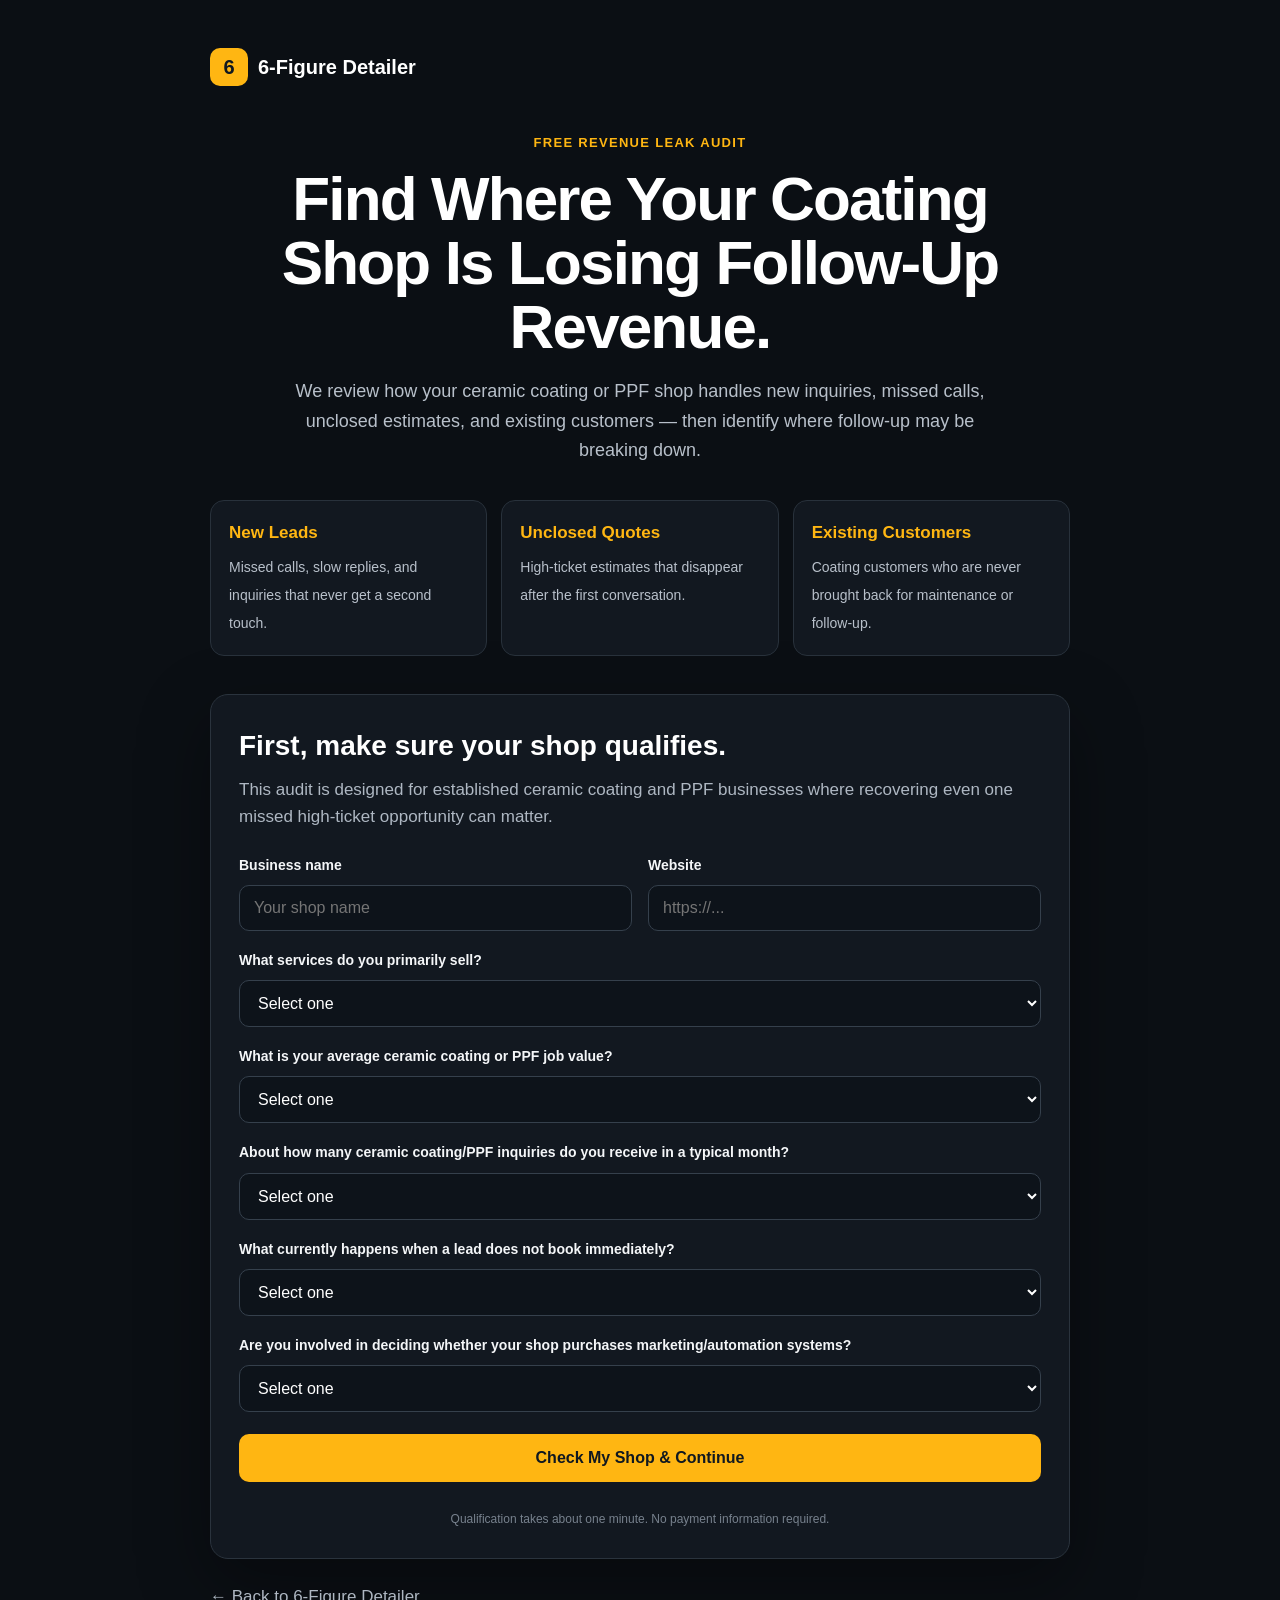
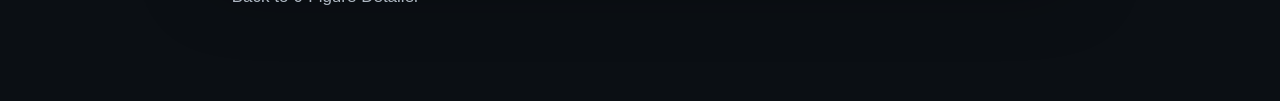
<file: audit.html>
<!DOCTYPE html>
<html lang="en">
<head>
  <meta charset="UTF-8" />
  <meta name="viewport" content="width=device-width, initial-scale=1.0" />
  <meta name="description" content="Request a free Revenue Leak Audit for your ceramic coating or PPF shop. Find missed-call, quote follow-up, and maintenance follow-up gaps." />
  <title>Free Revenue Leak Audit | 6-Figure Detailer</title>
  <link rel="stylesheet" href="styles.css" />
  <style>
    body{background:#0b0f14;color:#fff;}
    .audit-wrap{max-width:900px;margin:0 auto;padding:48px 20px 90px;}
    .audit-logo{display:inline-flex;align-items:center;gap:10px;text-decoration:none;color:#fff;font-weight:800;font-size:20px;margin-bottom:42px;}
    .audit-mark{width:38px;height:38px;border-radius:10px;background:#ffb612;color:#101820;display:grid;place-items:center;font-weight:900;}
    .audit-hero{text-align:center;max-width:760px;margin:0 auto 34px;}
    .audit-kicker{display:inline-block;color:#ffb612;font-size:13px;font-weight:800;letter-spacing:.1em;text-transform:uppercase;margin-bottom:14px;}
    .audit-hero h1{font-size:clamp(34px,6vw,62px);line-height:1.03;margin:0 0 18px;letter-spacing:-.03em;}
    .audit-hero p{font-size:18px;line-height:1.65;color:#b8c0ca;margin:0 auto;max-width:700px;}
    .audit-grid{display:grid;grid-template-columns:repeat(3,1fr);gap:14px;margin:34px 0 38px;}
    .audit-point{border:1px solid #28313b;background:#121820;border-radius:14px;padding:18px;}
    .audit-point strong{display:block;color:#ffb612;margin-bottom:6px;}
    .audit-point span{color:#b8c0ca;font-size:14px;line-height:1.5;}
    .audit-card{background:#121820;border:1px solid #2a333d;border-radius:18px;padding:28px;box-shadow:0 25px 70px rgba(0,0,0,.35);}
    .audit-card h2{margin:0 0 8px;font-size:28px;}
    .audit-card .intro{margin:0 0 24px;color:#aeb7c2;line-height:1.55;}
    .audit-form{display:grid;gap:18px;}
    .field label{display:block;font-size:14px;font-weight:700;margin-bottom:8px;color:#f4f6f8;}
    .field input,.field select{width:100%;box-sizing:border-box;background:#0d131a;border:1px solid #35404c;color:#fff;border-radius:10px;padding:13px 14px;font-size:16px;outline:none;}
    .field input:focus,.field select:focus{border-color:#ffb612;box-shadow:0 0 0 3px rgba(255,182,18,.12);}
    .two-col{display:grid;grid-template-columns:1fr 1fr;gap:16px;}
    .audit-btn{border:0;border-radius:10px;background:#ffb612;color:#101820;font-weight:900;font-size:16px;padding:15px 20px;cursor:pointer;margin-top:4px;}
    .audit-note{font-size:12px;color:#77818d;text-align:center;margin-top:10px;}
    .result{display:none;margin-top:22px;border-radius:12px;padding:20px;line-height:1.6;}
    .result.good{display:block;border:1px solid rgba(255,182,18,.45);background:rgba(255,182,18,.08);}
    .result.no{display:block;border:1px solid #38434f;background:#0e141b;color:#c4ccd5;}
    .ghl-wrap{display:none;margin-top:28px;}
    .ghl-wrap.show{display:block;}
    .ghl-wrap h3{font-size:25px;margin:0 0 8px;}
    .ghl-wrap p{color:#aeb7c2;margin:0 0 18px;line-height:1.55;}
    iframe{width:100%;height:2077px;border:0;border-radius:10px;background:#fff;}
    .back{display:inline-block;margin-top:24px;color:#aeb7c2;text-decoration:none;}
    @media(max-width:700px){.audit-grid,.two-col{grid-template-columns:1fr}.audit-card{padding:20px}.audit-wrap{padding-top:28px}}
  </style>
</head>
<body>
  <main class="audit-wrap">
    <a href="/" class="audit-logo"><span class="audit-mark">6</span> 6-Figure Detailer</a>

    <section class="audit-hero">
      <span class="audit-kicker">Free Revenue Leak Audit</span>
      <h1>Find Where Your Coating Shop Is Losing Follow-Up Revenue.</h1>
      <p>We review how your ceramic coating or PPF shop handles new inquiries, missed calls, unclosed estimates, and existing customers — then identify where follow-up may be breaking down.</p>
    </section>

    <div class="audit-grid">
      <div class="audit-point"><strong>New Leads</strong><span>Missed calls, slow replies, and inquiries that never get a second touch.</span></div>
      <div class="audit-point"><strong>Unclosed Quotes</strong><span>High-ticket estimates that disappear after the first conversation.</span></div>
      <div class="audit-point"><strong>Existing Customers</strong><span>Coating customers who are never brought back for maintenance or follow-up.</span></div>
    </div>

    <section class="audit-card" id="qualifier-card">
      <h2>First, make sure your shop qualifies.</h2>
      <p class="intro">This audit is designed for established ceramic coating and PPF businesses where recovering even one missed high-ticket opportunity can matter.</p>

      <form class="audit-form" id="qualifier-form">
        <div class="two-col">
          <div class="field">
            <label for="business">Business name</label>
            <input id="business" name="business" required placeholder="Your shop name" />
          </div>
          <div class="field">
            <label for="website">Website</label>
            <input id="website" name="website" type="url" required placeholder="https://..." />
          </div>
        </div>

        <div class="field">
          <label for="service">What services do you primarily sell?</label>
          <select id="service" required>
            <option value="">Select one</option>
            <option value="ceramic">Ceramic coating</option>
            <option value="ppf">PPF</option>
            <option value="both">Ceramic coating + PPF</option>
            <option value="detailing">Detailing only</option>
            <option value="mobile">Mobile detailing only</option>
          </select>
        </div>

        <div class="field">
          <label for="ticket">What is your average ceramic coating or PPF job value?</label>
          <select id="ticket" required>
            <option value="">Select one</option>
            <option value="under1000">Under $1,000</option>
            <option value="1000">$1,000–$1,499</option>
            <option value="1500">$1,500–$2,499</option>
            <option value="2500">$2,500–$4,999</option>
            <option value="5000">$5,000+</option>
          </select>
        </div>

        <div class="field">
          <label for="leads">About how many ceramic coating/PPF inquiries do you receive in a typical month?</label>
          <select id="leads" required>
            <option value="">Select one</option>
            <option value="0-5">0–5</option>
            <option value="6-10">6–10</option>
            <option value="11-25">11–25</option>
            <option value="26-50">26–50</option>
            <option value="51+">51+</option>
          </select>
        </div>

        <div class="field">
          <label for="followup">What currently happens when a lead does not book immediately?</label>
          <select id="followup" required>
            <option value="">Select one</option>
            <option value="strong">We consistently follow up until they decide, and our automation works well</option>
            <option value="some">We follow up once or twice</option>
            <option value="inconsistent">Follow-up is inconsistent</option>
            <option value="nothing">Usually nothing</option>
            <option value="unsure">I'm not sure</option>
          </select>
        </div>

        <div class="field">
          <label for="authority">Are you involved in deciding whether your shop purchases marketing/automation systems?</label>
          <select id="authority" required>
            <option value="">Select one</option>
            <option value="yes">Yes — I am an owner or decision-maker</option>
            <option value="with">I am involved, but another decision-maker also participates</option>
            <option value="no">No</option>
          </select>
        </div>

        <button class="audit-btn" type="submit">Check My Shop & Continue</button>
        <div class="audit-note">Qualification takes about one minute. No payment information required.</div>
      </form>

      <div id="qualify-result" class="result"></div>

      <div id="ghl-wrap" class="ghl-wrap">
        <h3>Your shop qualifies for the audit.</h3>
        <p>Complete the application below so we can review your business and contact you about the Revenue Leak Audit and implementation options.</p>
        <iframe
          src="https://api.leadconnectorhq.com/widget/form/4lZSXOgxrMianb50teXU"
          id="inline-4lZSXOgxrMianb50teXU"
          title="6-Figure Detailer Revenue Leak Audit Application"></iframe>
      </div>
    </section>

    <a class="back" href="/">← Back to 6-Figure Detailer</a>
  </main>

  <script>
    const form = document.getElementById('qualifier-form');
    const result = document.getElementById('qualify-result');
    const ghl = document.getElementById('ghl-wrap');

    form.addEventListener('submit', function(e){
      e.preventDefault();
      const service = document.getElementById('service').value;
      const ticket = document.getElementById('ticket').value;
      const leads = document.getElementById('leads').value;
      const followup = document.getElementById('followup').value;
      const authority = document.getElementById('authority').value;

      const sellsCore = ['ceramic','ppf','both'].includes(service);
      const ticketQualified = ['1000','1500','2500','5000'].includes(ticket);
      const volumeQualified = ['11-25','26-50','51+'].includes(leads);
      const hasProblem = followup !== 'strong';
      const hasAuthority = authority !== 'no';

      const qualified = sellsCore && ticketQualified && volumeQualified && hasProblem && hasAuthority;

      result.className = 'result';
      ghl.classList.remove('show');

      if (qualified) {
        result.classList.add('good');
        result.innerHTML = '<strong>Qualified.</strong> Based on your answers, your shop fits the minimum profile for a Revenue Leak Audit: high-ticket ceramic/PPF services, enough monthly inquiry volume, a follow-up gap, and decision-maker involvement.';
        ghl.classList.add('show');
        setTimeout(() => ghl.scrollIntoView({behavior:'smooth', block:'start'}), 150);
      } else {
        const reasons = [];
        if (!sellsCore) reasons.push('the audit is currently limited to ceramic coating and/or PPF businesses');
        if (!ticketQualified) reasons.push('average ceramic/PPF ticket must be at least $1,000');
        if (!volumeQualified) reasons.push('the shop must receive at least 11 relevant ceramic/PPF inquiries per month');
        if (!hasProblem) reasons.push('your current follow-up is already automated and working well');
        if (!hasAuthority) reasons.push('an owner or purchasing decision-maker needs to be involved');

        result.classList.add('no');
        result.innerHTML = '<strong>This managed implementation is not the right fit right now.</strong><br>' + reasons.join('; ') + '.';
      }
    });
  </script>
  <script src="https://link.msgsndr.com/js/form_embed.js"></script>
</body>
</html>
</file>
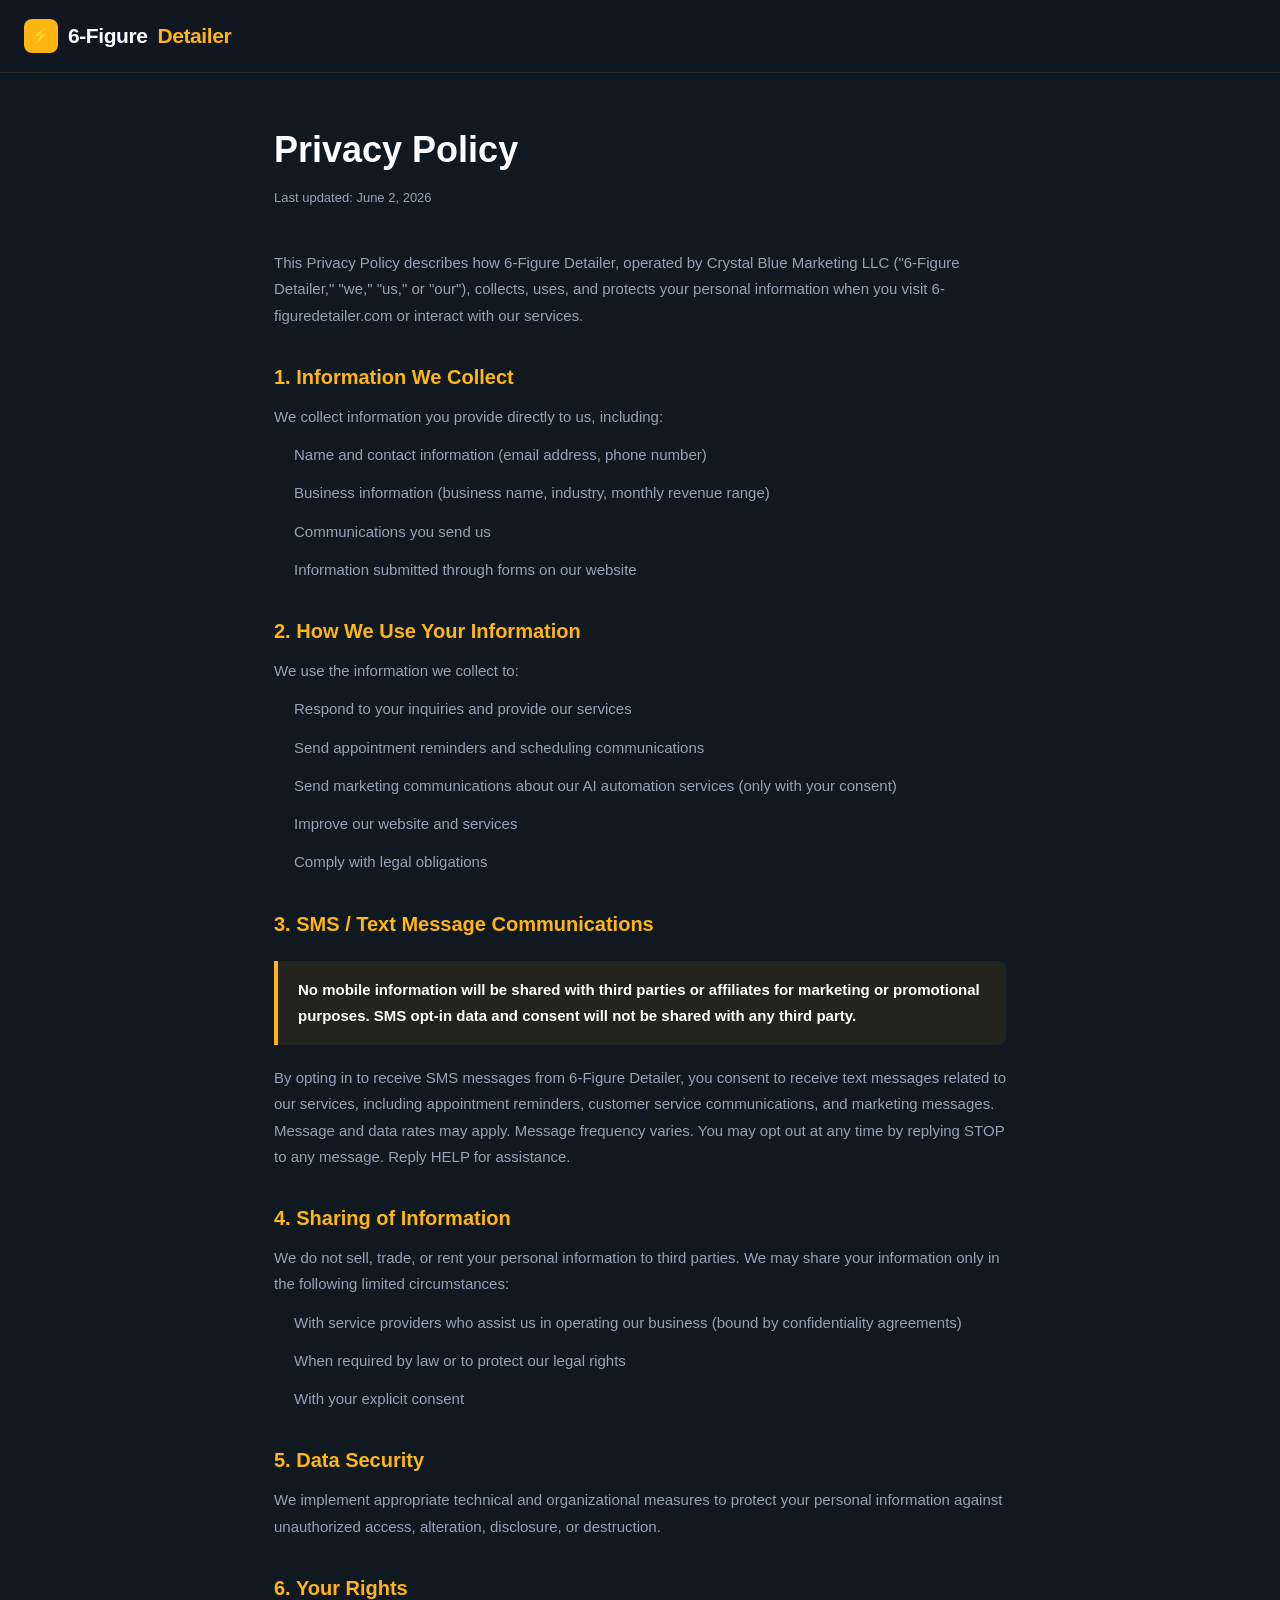
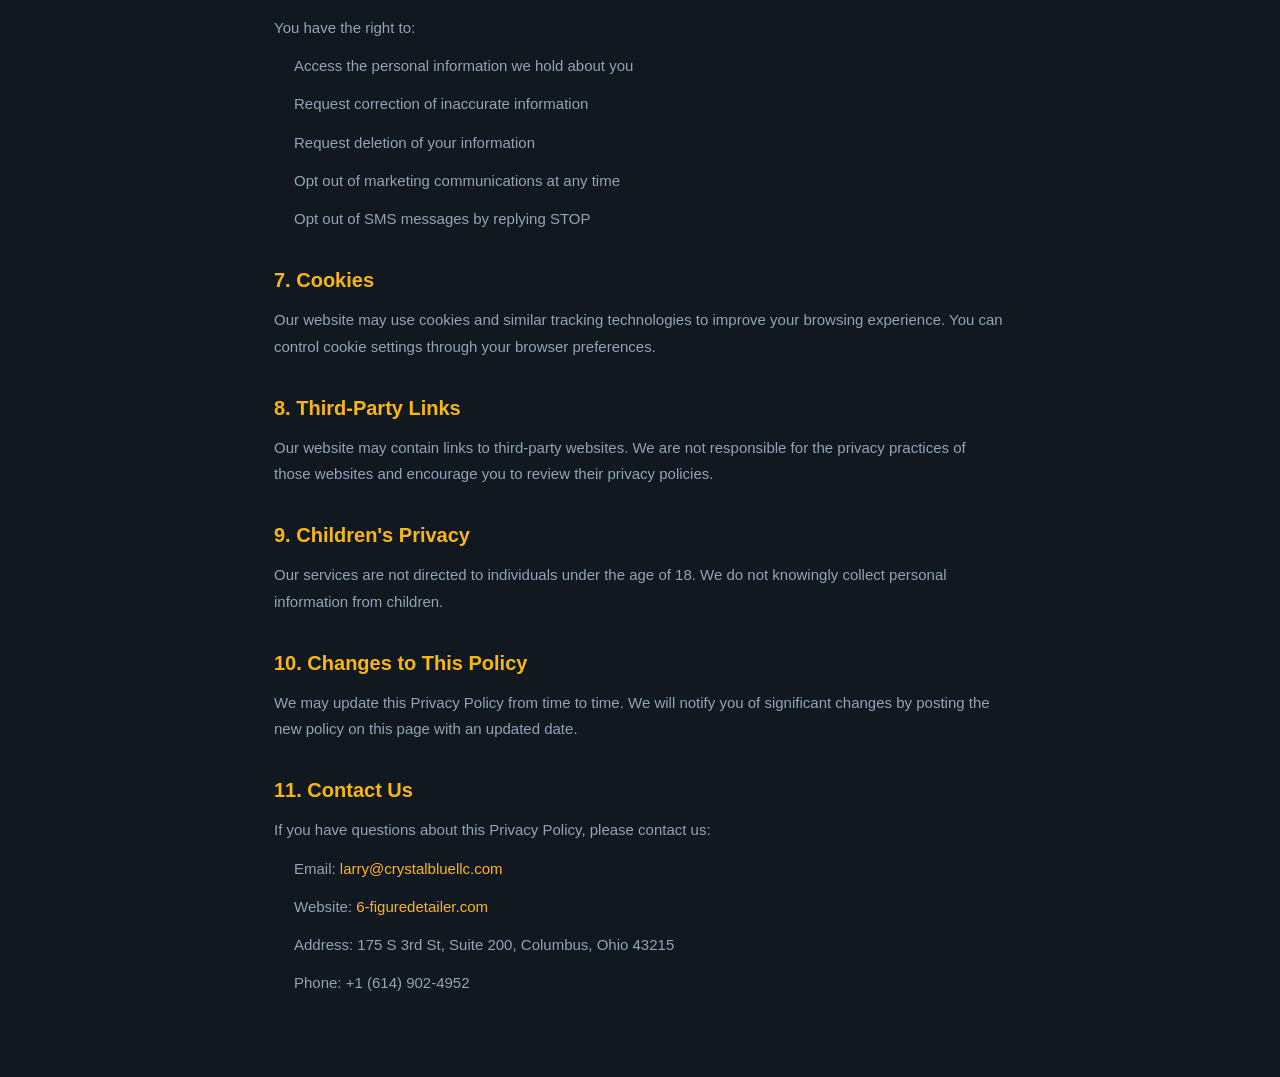
<file: privacy-policy.html>
<!DOCTYPE html>
<html lang="en">
<head>
  <meta charset="UTF-8" />
  <meta name="viewport" content="width=device-width, initial-scale=1.0" />
  <title>Privacy Policy — 6-Figure Detailer</title>
  <link rel="stylesheet" href="styles.css" />
  <style>
    .legal-wrap { max-width: 780px; margin: 120px auto 80px; padding: 0 24px; }
    .legal-wrap h1 { font-size: 36px; font-weight: 900; margin-bottom: 8px; }
    .legal-wrap .updated { font-size: 13px; color: var(--cr-muted); margin-bottom: 40px; }
    .legal-wrap h2 { font-size: 20px; font-weight: 800; margin: 32px 0 10px; color: var(--cr-gold); }
    .legal-wrap p, .legal-wrap li { font-size: 15px; color: var(--cr-muted); line-height: 1.75; margin-bottom: 12px; }
    .legal-wrap ul { padding-left: 20px; }
    .legal-wrap a { color: var(--cr-gold); }
    .legal-highlight {
      background: rgba(255,182,18,0.08);
      border-left: 4px solid var(--cr-gold);
      padding: 16px 20px;
      border-radius: 0 8px 8px 0;
      margin: 20px 0;
    }
    .legal-highlight p { color: var(--cr-text); font-weight: 600; margin: 0; }
  </style>
</head>
<body>

<nav id="cr-nav" class="scrolled">
  <div class="cr-nav-inner">
    <a href="/" class="cr-logo">
      <div class="cr-logo-mark">⚡</div>
      6-Figure<span>Detailer</span>
    </a>
  </div>
</nav>

<div class="legal-wrap">
  <h1>Privacy Policy</h1>
  <p class="updated">Last updated: June 2, 2026</p>

  <p>This Privacy Policy describes how 6-Figure Detailer, operated by Crystal Blue Marketing LLC ("6-Figure Detailer," "we," "us," or "our"), collects, uses, and protects your personal information when you visit 6-figuredetailer.com or interact with our services.</p>

  <h2>1. Information We Collect</h2>
  <p>We collect information you provide directly to us, including:</p>
  <ul>
    <li>Name and contact information (email address, phone number)</li>
    <li>Business information (business name, industry, monthly revenue range)</li>
    <li>Communications you send us</li>
    <li>Information submitted through forms on our website</li>
  </ul>

  <h2>2. How We Use Your Information</h2>
  <p>We use the information we collect to:</p>
  <ul>
    <li>Respond to your inquiries and provide our services</li>
    <li>Send appointment reminders and scheduling communications</li>
    <li>Send marketing communications about our AI automation services (only with your consent)</li>
    <li>Improve our website and services</li>
    <li>Comply with legal obligations</li>
  </ul>

  <h2>3. SMS / Text Message Communications</h2>
  <div class="legal-highlight">
    <p>No mobile information will be shared with third parties or affiliates for marketing or promotional purposes. SMS opt-in data and consent will not be shared with any third party.</p>
  </div>
  <p>By opting in to receive SMS messages from 6-Figure Detailer, you consent to receive text messages related to our services, including appointment reminders, customer service communications, and marketing messages. Message and data rates may apply. Message frequency varies. You may opt out at any time by replying STOP to any message. Reply HELP for assistance.</p>

  <h2>4. Sharing of Information</h2>
  <p>We do not sell, trade, or rent your personal information to third parties. We may share your information only in the following limited circumstances:</p>
  <ul>
    <li>With service providers who assist us in operating our business (bound by confidentiality agreements)</li>
    <li>When required by law or to protect our legal rights</li>
    <li>With your explicit consent</li>
  </ul>

  <h2>5. Data Security</h2>
  <p>We implement appropriate technical and organizational measures to protect your personal information against unauthorized access, alteration, disclosure, or destruction.</p>

  <h2>6. Your Rights</h2>
  <p>You have the right to:</p>
  <ul>
    <li>Access the personal information we hold about you</li>
    <li>Request correction of inaccurate information</li>
    <li>Request deletion of your information</li>
    <li>Opt out of marketing communications at any time</li>
    <li>Opt out of SMS messages by replying STOP</li>
  </ul>

  <h2>7. Cookies</h2>
  <p>Our website may use cookies and similar tracking technologies to improve your browsing experience. You can control cookie settings through your browser preferences.</p>

  <h2>8. Third-Party Links</h2>
  <p>Our website may contain links to third-party websites. We are not responsible for the privacy practices of those websites and encourage you to review their privacy policies.</p>

  <h2>9. Children's Privacy</h2>
  <p>Our services are not directed to individuals under the age of 18. We do not knowingly collect personal information from children.</p>

  <h2>10. Changes to This Policy</h2>
  <p>We may update this Privacy Policy from time to time. We will notify you of significant changes by posting the new policy on this page with an updated date.</p>

  <h2>11. Contact Us</h2>
  <p>If you have questions about this Privacy Policy, please contact us:</p>
  <ul>
    <li>Email: <a href="mailto:larry@crystalbluellc.com">larry@crystalbluellc.com</a></li>
    <li>Website: <a href="https://6-figuredetailer.com">6-figuredetailer.com</a></li>
    <li>Address: 175 S 3rd St, Suite 200, Columbus, Ohio 43215</li>
    <li>Phone: +1 (614) 902-4952</li>
  </ul>
</div>

</body>
</html>
</file>
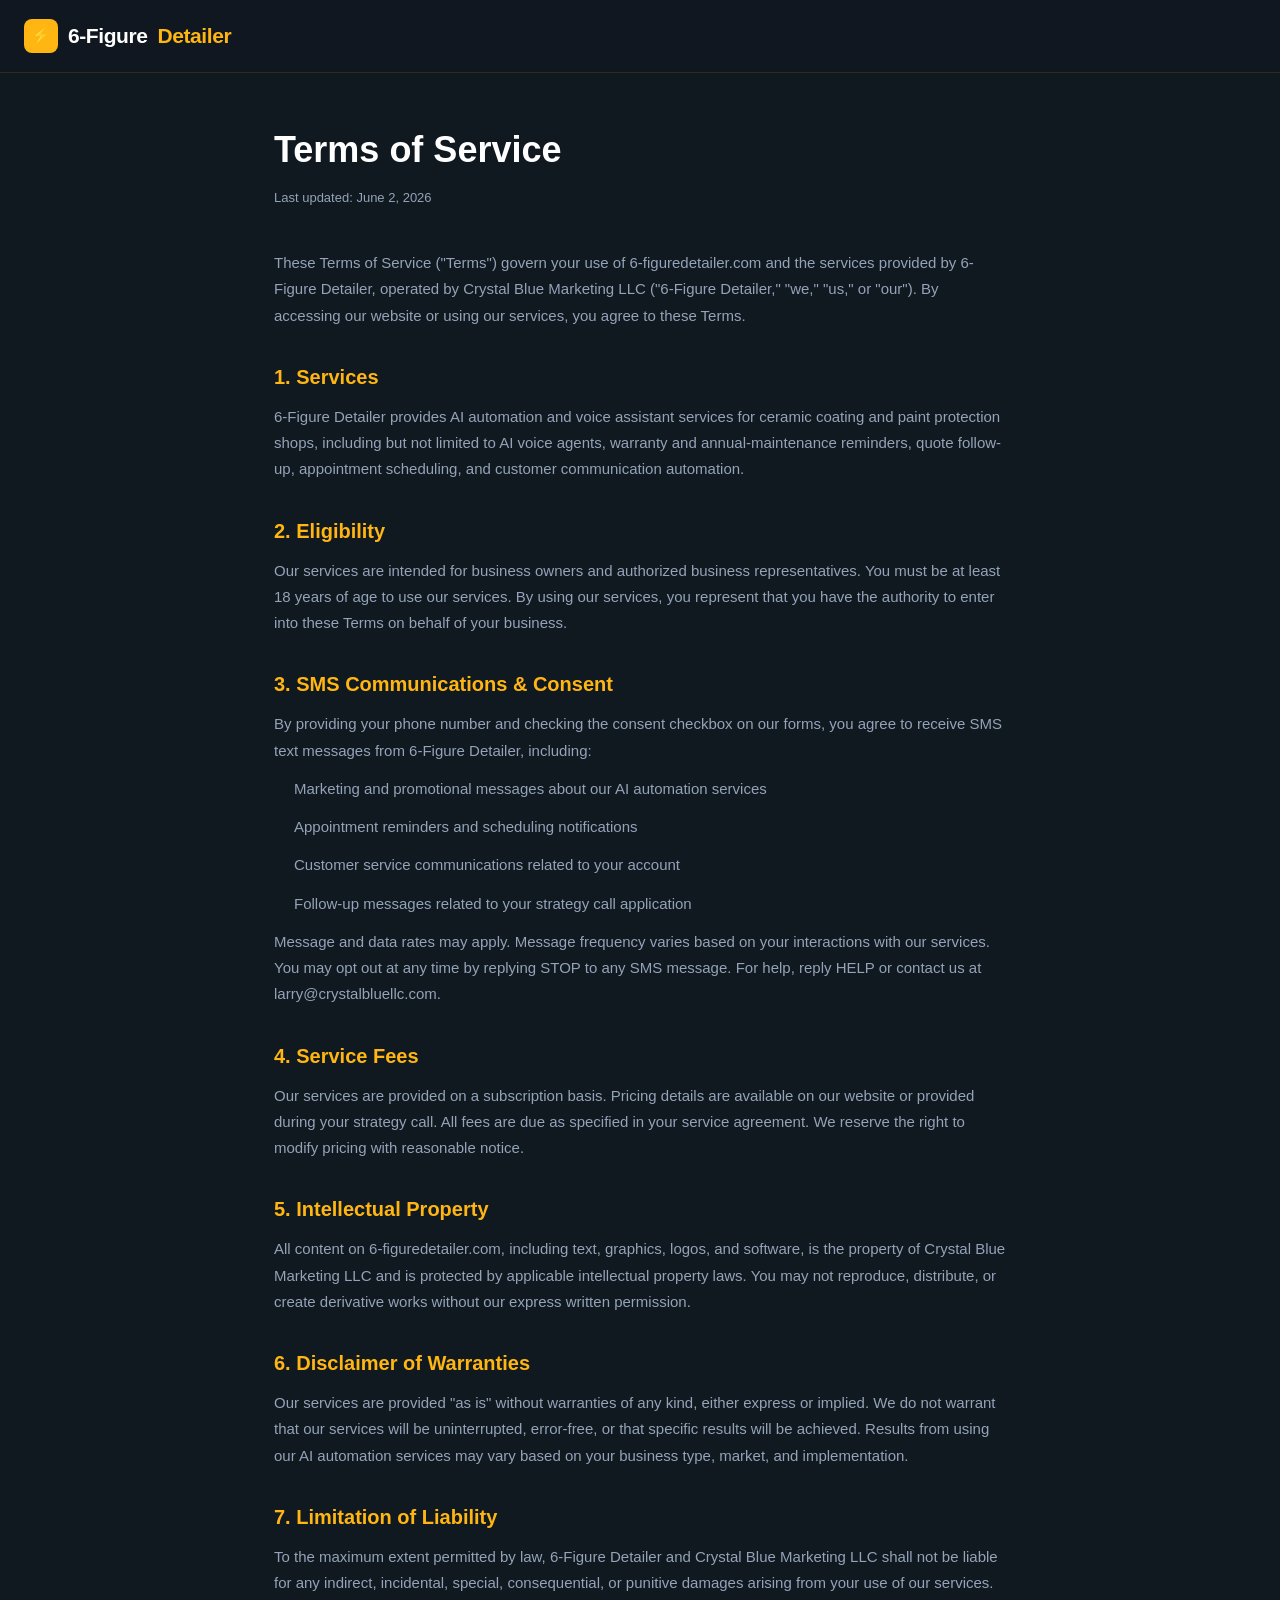
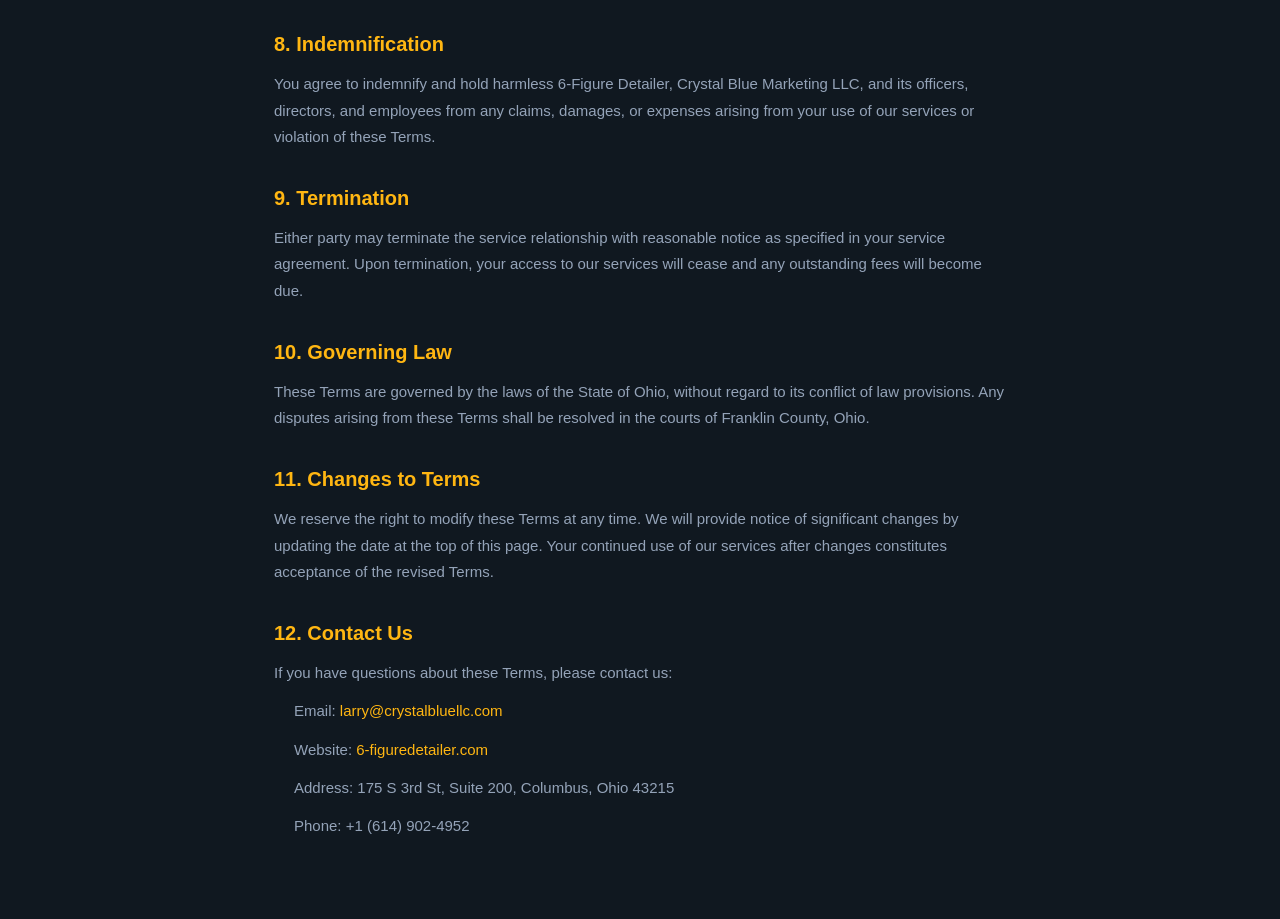
<file: terms.html>
<!DOCTYPE html>
<html lang="en">
<head>
  <meta charset="UTF-8" />
  <meta name="viewport" content="width=device-width, initial-scale=1.0" />
  <title>Terms of Service — 6-Figure Detailer</title>
  <link rel="stylesheet" href="styles.css" />
  <style>
    .legal-wrap { max-width: 780px; margin: 120px auto 80px; padding: 0 24px; }
    .legal-wrap h1 { font-size: 36px; font-weight: 900; margin-bottom: 8px; }
    .legal-wrap .updated { font-size: 13px; color: var(--cr-muted); margin-bottom: 40px; }
    .legal-wrap h2 { font-size: 20px; font-weight: 800; margin: 32px 0 10px; color: var(--cr-gold); }
    .legal-wrap p, .legal-wrap li { font-size: 15px; color: var(--cr-muted); line-height: 1.75; margin-bottom: 12px; }
    .legal-wrap ul { padding-left: 20px; }
    .legal-wrap a { color: var(--cr-gold); }
  </style>
</head>
<body>

<nav id="cr-nav" class="scrolled">
  <div class="cr-nav-inner">
    <a href="/" class="cr-logo">
      <div class="cr-logo-mark">⚡</div>
      6-Figure<span>Detailer</span>
    </a>
  </div>
</nav>

<div class="legal-wrap">
  <h1>Terms of Service</h1>
  <p class="updated">Last updated: June 2, 2026</p>

  <p>These Terms of Service ("Terms") govern your use of 6-figuredetailer.com and the services provided by 6-Figure Detailer, operated by Crystal Blue Marketing LLC ("6-Figure Detailer," "we," "us," or "our"). By accessing our website or using our services, you agree to these Terms.</p>

  <h2>1. Services</h2>
  <p>6-Figure Detailer provides AI automation and voice assistant services for ceramic coating and paint protection shops, including but not limited to AI voice agents, warranty and annual-maintenance reminders, quote follow-up, appointment scheduling, and customer communication automation.</p>

  <h2>2. Eligibility</h2>
  <p>Our services are intended for business owners and authorized business representatives. You must be at least 18 years of age to use our services. By using our services, you represent that you have the authority to enter into these Terms on behalf of your business.</p>

  <h2>3. SMS Communications & Consent</h2>
  <p>By providing your phone number and checking the consent checkbox on our forms, you agree to receive SMS text messages from 6-Figure Detailer, including:</p>
  <ul>
    <li>Marketing and promotional messages about our AI automation services</li>
    <li>Appointment reminders and scheduling notifications</li>
    <li>Customer service communications related to your account</li>
    <li>Follow-up messages related to your strategy call application</li>
  </ul>
  <p>Message and data rates may apply. Message frequency varies based on your interactions with our services. You may opt out at any time by replying STOP to any SMS message. For help, reply HELP or contact us at larry@crystalbluellc.com.</p>

  <h2>4. Service Fees</h2>
  <p>Our services are provided on a subscription basis. Pricing details are available on our website or provided during your strategy call. All fees are due as specified in your service agreement. We reserve the right to modify pricing with reasonable notice.</p>

  <h2>5. Intellectual Property</h2>
  <p>All content on 6-figuredetailer.com, including text, graphics, logos, and software, is the property of Crystal Blue Marketing LLC and is protected by applicable intellectual property laws. You may not reproduce, distribute, or create derivative works without our express written permission.</p>

  <h2>6. Disclaimer of Warranties</h2>
  <p>Our services are provided "as is" without warranties of any kind, either express or implied. We do not warrant that our services will be uninterrupted, error-free, or that specific results will be achieved. Results from using our AI automation services may vary based on your business type, market, and implementation.</p>

  <h2>7. Limitation of Liability</h2>
  <p>To the maximum extent permitted by law, 6-Figure Detailer and Crystal Blue Marketing LLC shall not be liable for any indirect, incidental, special, consequential, or punitive damages arising from your use of our services.</p>

  <h2>8. Indemnification</h2>
  <p>You agree to indemnify and hold harmless 6-Figure Detailer, Crystal Blue Marketing LLC, and its officers, directors, and employees from any claims, damages, or expenses arising from your use of our services or violation of these Terms.</p>

  <h2>9. Termination</h2>
  <p>Either party may terminate the service relationship with reasonable notice as specified in your service agreement. Upon termination, your access to our services will cease and any outstanding fees will become due.</p>

  <h2>10. Governing Law</h2>
  <p>These Terms are governed by the laws of the State of Ohio, without regard to its conflict of law provisions. Any disputes arising from these Terms shall be resolved in the courts of Franklin County, Ohio.</p>

  <h2>11. Changes to Terms</h2>
  <p>We reserve the right to modify these Terms at any time. We will provide notice of significant changes by updating the date at the top of this page. Your continued use of our services after changes constitutes acceptance of the revised Terms.</p>

  <h2>12. Contact Us</h2>
  <p>If you have questions about these Terms, please contact us:</p>
  <ul>
    <li>Email: <a href="mailto:larry@crystalbluellc.com">larry@crystalbluellc.com</a></li>
    <li>Website: <a href="https://6-figuredetailer.com">6-figuredetailer.com</a></li>
    <li>Address: 175 S 3rd St, Suite 200, Columbus, Ohio 43215</li>
    <li>Phone: +1 (614) 902-4952</li>
  </ul>
</div>

</body>
</html>
</file>
<file: styles.css>
/* ============================================================
   Classic Reach — Main Stylesheet
   Brand Colors:
     Steelers Gold  #FFB612  (primary CTA, highlights)
     Black          #101820  (backgrounds)
     Blue           #003087  (secondary accent)
   ============================================================ */

:root {
  --cr-bg:          #101820;
  --cr-surface:     #161e2a;
  --cr-card:        #1c2635;
  --cr-card-2:      #22303f;
  --cr-text:        #ffffff;
  --cr-muted:       #94a3b8;
  --cr-gold:        #FFB612;
  --cr-gold-dark:   #d99800;
  --cr-gold-dim:    rgba(255,182,18,0.10);
  --cr-gold-border: rgba(255,182,18,0.25);
  --cr-blue:        #003087;
  --cr-blue-mid:    #0042bb;
  --cr-blue-dim:    rgba(0,48,135,0.20);
  --cr-border:      rgba(255,255,255,0.07);
  --cr-radius:      14px;
  --cr-shadow:      0 16px 56px rgba(0,0,0,0.55);
  --cr-max-w:       1120px;
  --cr-font:        -apple-system, BlinkMacSystemFont, "Segoe UI", Roboto, "Helvetica Neue", Arial, sans-serif;
}

/* ---- Reset ---- */
*, *::before, *::after { box-sizing: border-box; margin: 0; padding: 0; }
html { scroll-behavior: smooth; }
body {
  background: var(--cr-bg);
  color: var(--cr-text);
  font-family: var(--cr-font);
  font-size: 17px;
  line-height: 1.65;
  -webkit-font-smoothing: antialiased;
  overflow-x: hidden;
}
a { color: var(--cr-gold); text-decoration: none; transition: color .15s; }
a:hover { color: #fff; }
img { max-width: 100%; }
ul { list-style: none; }

/* ---- Layout ---- */
.cr-container { max-width: var(--cr-max-w); margin: 0 auto; padding: 0 24px; }
.cr-section { padding: 96px 0; }
.cr-section-alt { background: var(--cr-surface); }
.cr-text-center { text-align: center; }
.cr-text-center .cr-section-sub { margin-left: auto; margin-right: auto; }

/* ---- Typography ---- */
.cr-label {
  display: inline-block;
  font-size: 11px;
  font-weight: 700;
  letter-spacing: 0.12em;
  text-transform: uppercase;
  color: var(--cr-gold);
  margin-bottom: 14px;
}
.cr-title {
  font-size: 42px;
  font-weight: 900;
  line-height: 1.1;
  letter-spacing: -0.025em;
  margin-bottom: 18px;
}
.cr-sub {
  font-size: 18px;
  color: var(--cr-muted);
  line-height: 1.65;
  max-width: 640px;
}

/* ---- Buttons ---- */
.cr-btn {
  display: inline-flex;
  align-items: center;
  gap: 8px;
  padding: 15px 32px;
  border-radius: 10px;
  font-size: 16px;
  font-weight: 700;
  cursor: pointer;
  border: none;
  transition: background .15s, transform .08s, box-shadow .15s;
  text-decoration: none;
  white-space: nowrap;
}
.cr-btn:active { transform: scale(0.98); }

.cr-btn-gold {
  background: var(--cr-gold);
  color: #101820;
  box-shadow: 0 4px 20px rgba(255,182,18,0.3);
}
.cr-btn-gold:hover { background: var(--cr-gold-dark); color: #101820; box-shadow: 0 6px 32px rgba(255,182,18,0.45); }

.cr-btn-blue {
  background: var(--cr-blue);
  color: #fff;
  box-shadow: 0 4px 20px rgba(0,48,135,0.35);
}
.cr-btn-blue:hover { background: var(--cr-blue-mid); color: #fff; }

.cr-btn-outline {
  background: transparent;
  color: var(--cr-text);
  border: 1.5px solid rgba(255,255,255,0.2);
}
.cr-btn-outline:hover { border-color: var(--cr-gold); color: var(--cr-gold); background: var(--cr-gold-dim); }

/* ---- Fade-in animations ---- */
.cr-fade { opacity: 0; transform: translateY(24px); transition: opacity .6s ease, transform .6s ease; }
.cr-fade.visible { opacity: 1; transform: translateY(0); }
.cr-fade-delay-1 { transition-delay: .1s; }
.cr-fade-delay-2 { transition-delay: .2s; }
.cr-fade-delay-3 { transition-delay: .3s; }
.cr-fade-delay-4 { transition-delay: .4s; }
.cr-fade-delay-5 { transition-delay: .5s; }

/* ============================================================
   NAV
   ============================================================ */
#cr-nav {
  position: fixed; top: 0; left: 0; right: 0; z-index: 200;
  transition: background .2s, box-shadow .2s;
}
#cr-nav.scrolled {
  background: rgba(16,24,32,0.94);
  backdrop-filter: blur(14px);
  -webkit-backdrop-filter: blur(14px);
  box-shadow: 0 1px 0 rgba(255,182,18,0.12);
}
.cr-nav-inner {
  display: flex; align-items: center; justify-content: space-between;
      height: 72px; padding: 0 24px;
      max-width: 1360px; margin: 0 auto;
}
.cr-logo {
  display: flex; align-items: center; gap: 10px;
  font-size: 21px; font-weight: 900; color: #fff;
      letter-spacing: -0.02em; text-decoration: none; white-space: nowrap; flex-shrink: 0;
}
.cr-logo-mark {
  width: 34px; height: 34px;
  background: var(--cr-gold);
  border-radius: 8px;
  display: flex; align-items: center; justify-content: center;
  font-size: 16px;
  flex-shrink: 0;
}
.cr-logo span { color: var(--cr-gold); }
.cr-nav-links {
      display: flex; align-items: center; gap: 20px; list-style: none;
}
.cr-nav-links a { font-size: 15px; color: var(--cr-muted); font-weight: 500; }
.cr-nav-links a:hover { color: #fff; }
.cr-nav-cta { display: flex; align-items: center; gap: 8px; }
.cr-hamburger {
  display: none; flex-direction: column; gap: 5px;
  cursor: pointer; background: none; border: none; padding: 4px;
}
.cr-hamburger span { display: block; width: 22px; height: 2px; background: #fff; border-radius: 2px; }
.cr-mobile-menu {
  display: none; flex-direction: column;
  padding: 16px 24px 20px;
  background: rgba(16,24,32,0.97);
  border-top: 1px solid var(--cr-gold-border);
}
.cr-mobile-menu.open { display: flex; }
.cr-mobile-menu a {
  padding: 12px 0; font-size: 16px; color: var(--cr-muted);
  font-weight: 500; border-bottom: 1px solid var(--cr-border);
}
.cr-mobile-menu a:last-child { border-bottom: none; color: var(--cr-gold); font-weight: 700; }

/* ============================================================
   HERO
   ============================================================ */
#cr-hero {
  min-height: 100vh;
  display: flex; align-items: center;
  padding: 120px 0 80px;
  position: relative; overflow: hidden;
}
.cr-hero-bg {
  position: absolute; inset: 0;
  background:
    radial-gradient(ellipse 60% 55% at 65% 45%, rgba(255,182,18,0.07) 0%, transparent 65%),
    radial-gradient(ellipse 50% 45% at 15% 70%, rgba(0,48,135,0.1) 0%, transparent 60%);
  pointer-events: none;
}
.cr-hero-inner {
  display: grid; grid-template-columns: 1fr 1fr;
  gap: 60px; align-items: center;
}
.cr-hero-badge {
  display: inline-flex; align-items: center; gap: 8px;
  background: var(--cr-gold-dim);
  border: 1px solid var(--cr-gold-border);
  border-radius: 100px; padding: 6px 16px;
  font-size: 13px; font-weight: 700; color: var(--cr-gold);
  margin-bottom: 24px;
}
.cr-hero-badge-dot {
  width: 7px; height: 7px;
  background: var(--cr-gold); border-radius: 50%;
  animation: cr-blink 1.5s ease-in-out infinite;
}
@keyframes cr-blink { 0%, 100% { opacity: 1; } 50% { opacity: 0.25; } }
.cr-hero h1 {
  font-size: 60px; font-weight: 900;
  line-height: 1.04; letter-spacing: -0.03em;
  margin-bottom: 22px;
}
.cr-hero h1 em { font-style: normal; color: var(--cr-gold); }
.cr-hero-sub {
  font-size: 19px; color: var(--cr-muted);
  line-height: 1.65; margin-bottom: 36px; max-width: 480px;
}
.cr-hero-actions { display: flex; align-items: center; gap: 14px; flex-wrap: wrap; }
.cr-hero-trust {
  margin-top: 48px; display: flex;
  align-items: center; gap: 20px; flex-wrap: wrap;
}
.cr-hero-trust-item {
  display: flex; align-items: center; gap: 7px;
  font-size: 13px; color: var(--cr-muted);
}
.cr-hero-trust-check { color: var(--cr-gold); font-size: 14px; }

/* Hero visual card */
.cr-hero-visual {
  display: flex; justify-content: center; align-items: center;
}
.cr-phone-card {
  background: var(--cr-card);
  border: 1px solid var(--cr-gold-border);
  border-radius: 24px; padding: 28px; width: 320px;
  box-shadow: var(--cr-shadow), 0 0 0 1px rgba(255,182,18,0.05);
}
.cr-phone-header {
  display: flex; align-items: center; gap: 12px; margin-bottom: 20px;
}
.cr-phone-avatar {
  width: 44px; height: 44px;
  background: linear-gradient(135deg, var(--cr-gold), #ff8c00);
  border-radius: 50%;
  display: flex; align-items: center; justify-content: center;
  font-size: 20px;
}
.cr-phone-info { flex: 1; }
.cr-phone-name { font-weight: 700; font-size: 15px; }
.cr-phone-role { font-size: 12px; color: var(--cr-muted); }
.cr-phone-live {
  display: flex; align-items: center; gap: 5px;
  font-size: 11px; font-weight: 700; color: #22c55e;
  background: rgba(34,197,94,0.12); border-radius: 100px; padding: 4px 10px;
}
.cr-phone-live-dot { width: 6px; height: 6px; background: #22c55e; border-radius: 50%; animation: cr-blink 1.5s infinite; }
.cr-waveform {
  display: flex; align-items: center; justify-content: center;
  gap: 4px; height: 48px; margin-bottom: 16px;
}
.cr-wave-bar {
  width: 4px; background: var(--cr-gold);
  border-radius: 2px; opacity: 0.8;
  animation: cr-wave 1.3s ease-in-out infinite;
}
.cr-wave-bar:nth-child(1)  { height: 12px; animation-delay: 0.0s; }
.cr-wave-bar:nth-child(2)  { height: 24px; animation-delay: 0.1s; }
.cr-wave-bar:nth-child(3)  { height: 36px; animation-delay: 0.2s; }
.cr-wave-bar:nth-child(4)  { height: 44px; animation-delay: 0.3s; }
.cr-wave-bar:nth-child(5)  { height: 38px; animation-delay: 0.4s; }
.cr-wave-bar:nth-child(6)  { height: 30px; animation-delay: 0.35s; }
.cr-wave-bar:nth-child(7)  { height: 42px; animation-delay: 0.25s; }
.cr-wave-bar:nth-child(8)  { height: 34px; animation-delay: 0.15s; }
.cr-wave-bar:nth-child(9)  { height: 20px; animation-delay: 0.05s; }
.cr-wave-bar:nth-child(10) { height: 28px; animation-delay: 0.1s; }
.cr-wave-bar:nth-child(11) { height: 36px; animation-delay: 0.2s; }
.cr-wave-bar:nth-child(12) { height: 14px; animation-delay: 0.3s; }
@keyframes cr-wave { 0%, 100% { transform: scaleY(.45); opacity: .45; } 50% { transform: scaleY(1); opacity: 1; } }
.cr-phone-transcript { font-size: 13px; line-height: 1.5; }
.cr-phone-line { display: flex; gap: 8px; margin-bottom: 8px; }
.cr-phone-line-label {
  font-weight: 700; font-size: 11px;
  text-transform: uppercase; letter-spacing: .05em;
  flex-shrink: 0; padding-top: 1px;
}
.cr-phone-line-label.caller { color: #fde68a; }
.cr-phone-line-label.sarah  { color: var(--cr-gold); }
.cr-phone-line-text { color: var(--cr-muted); }

/* ============================================================
   PARTNER LOGOS
   ============================================================ */
#cr-logos {
  padding: 48px 0;
  border-top: 1px solid var(--cr-border);
  border-bottom: 1px solid var(--cr-border);
}
.cr-logos-label {
  text-align: center;
  font-size: 12px; font-weight: 700;
  letter-spacing: .1em; text-transform: uppercase;
  color: var(--cr-muted); margin-bottom: 28px;
}
.cr-logos-row {
  display: flex; align-items: center; justify-content: center;
  gap: 40px; flex-wrap: wrap;
}
.cr-logo-pill {
  display: flex; align-items: center; gap: 8px;
  background: var(--cr-card);
  border: 1px solid var(--cr-border);
  border-radius: 100px; padding: 10px 20px;
  font-size: 13px; font-weight: 600; color: var(--cr-muted);
  white-space: nowrap;
}
.cr-logo-pill span { font-size: 16px; }

/* ============================================================
   VALUE PROP — "This isn't software. This is a workforce."
   ============================================================ */
#cr-workforce {
  padding: 96px 0;
  background: var(--cr-blue);
  position: relative; overflow: hidden;
}
.cr-workforce-bg {
  position: absolute; inset: 0;
  background: radial-gradient(ellipse 70% 60% at 50% 50%, rgba(255,182,18,0.08) 0%, transparent 65%);
  pointer-events: none;
}
.cr-workforce-inner { text-align: center; max-width: 800px; margin: 0 auto; }
.cr-workforce-inner .cr-label { color: var(--cr-gold); }
.cr-workforce-inner h2 {
  font-size: 52px; font-weight: 900;
  letter-spacing: -0.03em; line-height: 1.08;
  margin-bottom: 20px;
}
.cr-workforce-inner h2 em { font-style: normal; color: var(--cr-gold); }
.cr-workforce-inner p {
  font-size: 19px; color: rgba(255,255,255,0.75);
  line-height: 1.7; margin-bottom: 40px;
}
.cr-workforce-bullets {
  display: grid; grid-template-columns: repeat(2, 1fr);
  gap: 16px; text-align: left; margin-bottom: 40px;
}
.cr-workforce-bullet {
  display: flex; align-items: flex-start; gap: 12px;
  background: rgba(255,255,255,0.06);
  border: 1px solid rgba(255,255,255,0.1);
  border-radius: 12px; padding: 16px 18px;
}
.cr-workforce-bullet-icon { font-size: 20px; flex-shrink: 0; }
.cr-workforce-bullet-text { font-size: 15px; font-weight: 600; line-height: 1.4; }

/* ============================================================
   CAPABILITIES MATRIX — "One AI Employee · Multiple Jobs"
   ============================================================ */
#cr-capabilities { padding: 96px 0; }
.cr-capabilities-header { margin-bottom: 56px; }
.cr-capabilities-stats {
  display: flex; gap: 32px; margin-top: 28px; flex-wrap: wrap;
}
.cr-cap-stat {
  display: flex; align-items: center; gap: 8px;
  font-size: 14px; font-weight: 700; color: var(--cr-muted);
}
.cr-cap-stat strong { color: var(--cr-gold); font-size: 18px; }

.cr-cap-grid {
  display: grid; grid-template-columns: repeat(3, 1fr);
  gap: 20px;
}
.cr-cap-category {
  background: var(--cr-card);
  border: 1px solid var(--cr-border);
  border-radius: var(--cr-radius); padding: 24px;
  transition: border-color .2s, transform .15s;
}
.cr-cap-category:hover { border-color: var(--cr-gold-border); transform: translateY(-3px); }
.cr-cap-cat-header {
  display: flex; align-items: center; gap: 10px;
  margin-bottom: 16px;
}
.cr-cap-cat-icon { font-size: 22px; }
.cr-cap-cat-name { font-size: 15px; font-weight: 800; }
.cr-cap-items {
  display: flex; flex-direction: column; gap: 8px;
}
.cr-cap-item {
  display: flex; align-items: flex-start; gap: 8px;
  font-size: 13px; color: var(--cr-muted); line-height: 1.4;
}
.cr-cap-item::before { content: '•'; color: var(--cr-gold); flex-shrink: 0; }

/* ============================================================
   LIVE STATS COUNTER
   ============================================================ */
#cr-stats {
  padding: 80px 0;
  background: var(--cr-card);
  border-top: 1px solid var(--cr-gold-border);
  border-bottom: 1px solid var(--cr-gold-border);
}
.cr-stats-header {
  text-align: center; margin-bottom: 48px;
}
.cr-stats-live {
  display: inline-flex; align-items: center; gap: 8px;
  font-size: 12px; font-weight: 700;
  color: #22c55e; letter-spacing: .08em;
  text-transform: uppercase; margin-bottom: 12px;
}
.cr-stats-live-dot {
  width: 8px; height: 8px;
  background: #22c55e; border-radius: 50%;
  animation: cr-blink 1.5s infinite;
}
.cr-stats-grid {
  display: grid; grid-template-columns: repeat(5, 1fr);
  gap: 0;
}
.cr-stat-item {
  text-align: center; padding: 20px 16px;
  border-right: 1px solid var(--cr-border);
}
.cr-stat-item:last-child { border-right: none; }
.cr-stat-number {
  font-size: 40px; font-weight: 900;
  color: var(--cr-gold); letter-spacing: -0.03em;
  line-height: 1; margin-bottom: 8px;
  font-variant-numeric: tabular-nums;
}
.cr-stat-desc { font-size: 13px; color: var(--cr-muted); line-height: 1.4; }

/* ============================================================
   HOW IT WORKS
   ============================================================ */
#cr-how { padding: 96px 0; background: var(--cr-surface); }
.cr-steps {
  display: grid; grid-template-columns: repeat(3, 1fr);
  gap: 0; margin-top: 60px; position: relative;
}
.cr-steps::before {
  content: '';
  position: absolute; top: 28px;
  left: calc(16.67% + 28px);
  right: calc(16.67% + 28px);
  height: 2px;
  background: linear-gradient(90deg, var(--cr-gold), rgba(255,182,18,.25));
}
.cr-step { display: flex; flex-direction: column; align-items: center; text-align: center; padding: 0 24px; }
.cr-step-num {
  width: 56px; height: 56px;
  background: var(--cr-bg);
  border: 2px solid var(--cr-gold);
  border-radius: 50%;
  display: flex; align-items: center; justify-content: center;
  font-size: 20px; font-weight: 900; color: var(--cr-gold);
  margin-bottom: 20px; position: relative; z-index: 1; flex-shrink: 0;
}
.cr-step h3 { font-size: 19px; font-weight: 800; margin-bottom: 10px; }
.cr-step p { font-size: 15px; color: var(--cr-muted); line-height: 1.6; }
.cr-step-tag {
  display: inline-block; margin-top: 12px;
  background: var(--cr-gold-dim);
  color: var(--cr-gold);
  font-size: 12px; font-weight: 700;
  border-radius: 100px; padding: 4px 12px;
  border: 1px solid var(--cr-gold-border);
}

/* ============================================================
   OMNICHANNEL
   ============================================================ */
#cr-omni { padding: 96px 0; }
.cr-omni-inner {
  display: grid; grid-template-columns: 1fr 1fr;
  gap: 80px; align-items: center; margin-top: 16px;
}
.cr-omni-channels {
  display: grid; grid-template-columns: repeat(3, 1fr);
  gap: 14px; margin-top: 32px;
}
.cr-channel-card {
  background: var(--cr-card);
  border: 1px solid var(--cr-border);
  border-radius: var(--cr-radius); padding: 20px 16px;
  text-align: center;
  transition: border-color .2s, transform .15s;
}
.cr-channel-card:hover { border-color: var(--cr-gold-border); transform: translateY(-3px); }
.cr-channel-icon { font-size: 28px; margin-bottom: 8px; display: block; }
.cr-channel-name { font-size: 13px; font-weight: 700; }
.cr-omni-benefits { display: flex; flex-direction: column; gap: 20px; }
.cr-omni-benefit { display: flex; gap: 16px; align-items: flex-start; }
.cr-omni-benefit-icon {
  width: 44px; height: 44px;
  background: var(--cr-gold-dim);
  border: 1px solid var(--cr-gold-border);
  border-radius: 12px;
  display: flex; align-items: center; justify-content: center;
  font-size: 20px; flex-shrink: 0;
}
.cr-omni-benefit-text h4 { font-size: 16px; font-weight: 800; margin-bottom: 4px; }
.cr-omni-benefit-text p { font-size: 14px; color: var(--cr-muted); line-height: 1.55; }

/* ============================================================
   VOICE DEMO
   ============================================================ */
#cr-demo { padding: 96px 0; background: var(--cr-surface); }
.cr-demo-frame {
  margin-top: 48px;
  background: var(--cr-card);
  border: 1px solid var(--cr-gold-border);
  border-radius: 24px; overflow: hidden;
  box-shadow: var(--cr-shadow);
  max-width: 600px; margin-left: auto; margin-right: auto;
}
.cr-demo-bar {
  background: var(--cr-card-2);
  padding: 14px 20px;
  display: flex; align-items: center; gap: 8px;
  border-bottom: 1px solid var(--cr-border);
}
.cr-demo-dot { width: 10px; height: 10px; border-radius: 50%; }
.cr-demo-dot-red    { background: #ef4444; }
.cr-demo-dot-yellow { background: var(--cr-gold); }
.cr-demo-dot-green  { background: #22c55e; }
.cr-demo-bar-label { margin-left: 8px; font-size: 13px; color: var(--cr-muted); font-weight: 500; }
.cr-demo-iframe-wrap { padding: 24px; }
.cr-demo-iframe-wrap iframe { width: 100%; height: 540px; border: none; border-radius: 12px; }
.cr-demo-note { text-align: center; margin-top: 24px; font-size: 14px; color: var(--cr-muted); }

/* ============================================================
   VIDEO SECTION
   ============================================================ */
#cr-video { padding: 96px 0; }
.cr-video-wrap {
  margin-top: 48px; max-width: 800px;
  margin-left: auto; margin-right: auto;
  background: var(--cr-card);
  border: 1px solid var(--cr-gold-border);
  border-radius: 24px; overflow: hidden;
  box-shadow: var(--cr-shadow);
  position: relative;
}
.cr-video-placeholder {
  aspect-ratio: 16/9;
  display: flex; flex-direction: column;
  align-items: center; justify-content: center;
  background: linear-gradient(135deg, var(--cr-card-2), var(--cr-card));
  cursor: pointer; gap: 16px;
}
.cr-video-play-btn {
  width: 80px; height: 80px;
  background: var(--cr-gold);
  border-radius: 50%;
  display: flex; align-items: center; justify-content: center;
  font-size: 30px;
  box-shadow: 0 8px 32px rgba(255,182,18,0.4);
  transition: transform .2s, box-shadow .2s;
}
.cr-video-play-btn:hover { transform: scale(1.08); box-shadow: 0 12px 40px rgba(255,182,18,0.55); }
.cr-video-placeholder p { color: var(--cr-muted); font-size: 15px; }
/* When video is ready, replace placeholder with: */
/* .cr-video-wrap iframe { width: 100%; aspect-ratio: 16/9; border: none; display: block; } */

/* ============================================================
   INDUSTRIES
   ============================================================ */
#cr-industries { padding: 96px 0; background: var(--cr-surface); }
.cr-industries-grid {
  display: grid; grid-template-columns: repeat(5, 1fr);
  gap: 14px; margin-top: 56px;
}
.cr-industry-card {
  background: var(--cr-card);
  border: 1px solid var(--cr-border);
  border-radius: var(--cr-radius); padding: 22px 16px;
  text-align: center;
  transition: border-color .2s, background .2s, transform .15s;
}
.cr-industry-card:hover { border-color: var(--cr-gold-border); background: var(--cr-card-2); transform: translateY(-3px); }
.cr-industry-icon { font-size: 34px; margin-bottom: 10px; display: block; }
.cr-industry-name { font-size: 13px; font-weight: 700; margin-bottom: 6px; }
.cr-industry-pain { font-size: 12px; color: var(--cr-muted); line-height: 1.45; }

/* ============================================================
   TESTIMONIALS
   ============================================================ */
#cr-testimonials { padding: 96px 0; }
.cr-testimonials-grid {
  display: grid; grid-template-columns: repeat(3, 1fr);
  gap: 24px; margin-top: 56px;
}
.cr-testimonial-card {
  background: var(--cr-card);
  border: 1px solid var(--cr-border);
  border-radius: 20px; padding: 28px;
  display: flex; flex-direction: column; gap: 20px;
  transition: border-color .2s;
}
.cr-testimonial-card:hover { border-color: var(--cr-gold-border); }
.cr-testimonial-stars { color: var(--cr-gold); font-size: 16px; letter-spacing: 2px; }
.cr-testimonial-quote { font-size: 15px; color: var(--cr-muted); line-height: 1.7; flex: 1; font-style: italic; }
.cr-testimonial-quote::before { content: '"'; font-size: 24px; color: var(--cr-gold); font-style: normal; line-height: 0; vertical-align: -8px; margin-right: 2px; }
.cr-testimonial-author { display: flex; align-items: center; gap: 12px; }
.cr-testimonial-avatar {
  width: 44px; height: 44px; border-radius: 50%;
  background: var(--cr-blue);
  display: flex; align-items: center; justify-content: center;
  font-size: 18px; font-weight: 800; color: #fff; flex-shrink: 0;
}
.cr-testimonial-name { font-weight: 700; font-size: 14px; }
.cr-testimonial-role { font-size: 12px; color: var(--cr-muted); }

/* ============================================================
   AFFILIATE PRODUCTS
   ============================================================ */
.cr-products-disclosure {
  font-size: 13px; color: var(--cr-muted); text-align: center;
  max-width: 640px; margin: 20px auto 0; line-height: 1.6;
}
.cr-products-category { margin-top: 64px; }
.cr-products-category:first-of-type { margin-top: 40px; }
.cr-products-category-title {
  font-size: 22px; font-weight: 800; margin-bottom: 24px;
  display: flex; align-items: center; gap: 10px;
}
.cr-products-grid {
  display: grid; grid-template-columns: repeat(3, 1fr);
  gap: 24px;
}
.cr-product-card {
  background: var(--cr-card);
  border: 1px solid var(--cr-border);
  border-radius: var(--cr-radius);
  overflow: hidden;
  display: flex; flex-direction: column;
  transition: border-color .2s, background .2s, transform .15s;
}
.cr-product-card:hover { border-color: var(--cr-gold-border); background: var(--cr-card-2); transform: translateY(-3px); }
.cr-product-image {
  aspect-ratio: 4/3;
  background: var(--cr-surface);
  display: flex; align-items: center; justify-content: center;
  font-size: 36px; color: var(--cr-muted);
  border-bottom: 1px solid var(--cr-border);
}
.cr-product-body { padding: 20px; display: flex; flex-direction: column; flex: 1; }
.cr-product-name { font-size: 16px; font-weight: 800; margin-bottom: 8px; }
.cr-product-desc { font-size: 14px; color: var(--cr-muted); line-height: 1.5; margin-bottom: 16px; flex: 1; }
.cr-product-price { font-size: 19px; font-weight: 900; color: var(--cr-gold); margin-bottom: 16px; }
.cr-product-cta { width: 100%; justify-content: center; }

/* ============================================================
   FAQ
   ============================================================ */
#cr-faq { padding: 96px 0; background: var(--cr-surface); }
.cr-faq-list {
  max-width: 720px; margin: 56px auto 0;
  display: flex; flex-direction: column; gap: 10px;
}
details.cr-faq-item {
  background: var(--cr-card);
  border: 1px solid var(--cr-border);
  border-radius: var(--cr-radius); overflow: hidden;
}
details.cr-faq-item[open] { border-color: var(--cr-gold-border); }
details.cr-faq-item summary {
  padding: 20px 24px; font-size: 16px; font-weight: 700;
  cursor: pointer; list-style: none;
  display: flex; justify-content: space-between; align-items: center; gap: 16px;
  user-select: none;
}
details.cr-faq-item summary::-webkit-details-marker { display: none; }
details.cr-faq-item summary::after {
  content: '+'; font-size: 24px; color: var(--cr-gold);
  flex-shrink: 0; transition: transform .2s; line-height: 1;
}
details.cr-faq-item[open] summary::after { transform: rotate(45deg); }
.cr-faq-body {
  padding: 0 24px 20px; font-size: 15px;
  color: var(--cr-muted); line-height: 1.7;
  border-top: 1px solid var(--cr-border); padding-top: 16px;
}

/* ============================================================
   FINAL CTA — "Stop Hiring. Start Deploying."
   ============================================================ */
#cr-cta {
  padding: 96px 0;
  background: var(--cr-blue);
  text-align: center; position: relative; overflow: hidden;
}
.cr-cta-bg {
  position: absolute; inset: 0;
  background: radial-gradient(ellipse 80% 70% at 50% 50%, rgba(255,182,18,0.08) 0%, transparent 65%);
  pointer-events: none;
}
#cr-cta .cr-label { color: var(--cr-gold); }
#cr-cta h2 {
  font-size: 52px; font-weight: 900;
  letter-spacing: -0.03em; line-height: 1.08; margin-bottom: 16px;
}
#cr-cta p {
  font-size: 18px; color: rgba(255,255,255,0.7);
  margin-bottom: 40px; max-width: 520px;
  margin-left: auto; margin-right: auto; line-height: 1.65;
}
.cr-cta-actions {
  display: flex; align-items: center; justify-content: center;
  gap: 16px; flex-wrap: wrap; margin-bottom: 48px;
}
.cr-calendar-placeholder {
  max-width: 680px; margin: 0 auto;
  background: rgba(255,255,255,0.05);
  border: 1px solid rgba(255,255,255,0.12);
  border-radius: 20px; padding: 40px;
  text-align: center; color: rgba(255,255,255,0.5); font-size: 14px;
}

/* ============================================================
   FOOTER
   ============================================================ */
#cr-footer {
  border-top: 1px solid var(--cr-gold-border);
  padding: 60px 0 32px;
}
.cr-footer-inner {
  display: grid; grid-template-columns: 2fr 1fr 1fr 1fr;
  gap: 48px; margin-bottom: 48px;
}
.cr-footer-brand .cr-logo { margin-bottom: 14px; display: inline-flex; }
.cr-footer-tagline { font-size: 14px; color: var(--cr-muted); line-height: 1.6; max-width: 240px; }
.cr-footer-col h4 {
  font-size: 12px; font-weight: 700;
  text-transform: uppercase; letter-spacing: .1em;
  color: var(--cr-gold); margin-bottom: 16px;
}
.cr-footer-links { display: flex; flex-direction: column; gap: 10px; }
.cr-footer-links a { font-size: 14px; color: var(--cr-muted); }
.cr-footer-links a:hover { color: #fff; }
.cr-footer-bottom {
  padding-top: 28px; border-top: 1px solid var(--cr-border);
  display: flex; justify-content: space-between;
  align-items: center; gap: 16px; flex-wrap: wrap;
}
.cr-footer-copy { font-size: 13px; color: var(--cr-muted); }
.cr-footer-legal { display: flex; gap: 20px; }
.cr-footer-legal a { font-size: 13px; color: var(--cr-muted); }

/* ============================================================
   POPUP MODAL
   ============================================================ */
.cr-modal-overlay {
  position: fixed; inset: 0; z-index: 9999;
  background: rgba(8,13,26,0.92);
  backdrop-filter: blur(10px);
  -webkit-backdrop-filter: blur(10px);
  display: flex; align-items: center; justify-content: center;
  padding: 16px;
  opacity: 0; visibility: hidden;
  transition: opacity .35s ease, visibility .35s ease;
}
.cr-modal-overlay.active {
  opacity: 1; visibility: visible;
}
.cr-modal {
  background: var(--cr-card);
  border: 1px solid var(--cr-gold-border);
  border-radius: 20px;
  width: 100%; max-width: 460px;
  max-height: 65vh;
  display: flex; flex-direction: column;
  position: relative;
  transform: scale(0.94) translateY(16px);
  transition: transform .35s ease;
  box-shadow: 0 24px 80px rgba(0,0,0,0.6);
}
.cr-modal-overlay.active .cr-modal {
  transform: scale(1) translateY(0);
}
.cr-modal-header {
  position: sticky; top: 0;
  background: var(--cr-card);
  padding: 16px 20px;
  display: flex; justify-content: space-between; align-items: center;
  border-bottom: 1px solid var(--cr-gold-border);
  z-index: 10;
}
.cr-modal-title {
  font-size: 15px; font-weight: 700; color: var(--cr-gold);
}
.cr-modal-sub {
  font-size: 12px; color: var(--cr-muted); margin-top: 2px;
}
.cr-modal-close {
  width: 34px; height: 34px; border-radius: 50%;
  background: var(--cr-card-2);
  border: 1px solid var(--cr-border);
  color: var(--cr-muted); font-size: 18px;
  cursor: pointer; display: flex; align-items: center; justify-content: center;
  transition: background .15s, color .15s; flex-shrink: 0;
  line-height: 1;
}
.cr-modal-close:hover { background: var(--cr-gold); color: #101820; }
.cr-modal-body {
  overflow-y: auto;
  flex: 1;
  -webkit-overflow-scrolling: touch;
}
.cr-modal-body iframe {
  width: 100%; height: 1697px; border: none; display: block;
}

/* ============================================================
   RESPONSIVE
   ============================================================ */
@media (max-width: 1024px) {
  .cr-hero h1 { font-size: 48px; }
  .cr-cap-grid { grid-template-columns: repeat(2, 1fr); }
  .cr-stats-grid { grid-template-columns: repeat(3, 1fr); }
  .cr-stat-item:nth-child(4), .cr-stat-item:nth-child(5) { border-top: 1px solid var(--cr-border); }
  .cr-industries-grid { grid-template-columns: repeat(3, 1fr); }
  .cr-footer-inner { grid-template-columns: 1fr 1fr; }
  .cr-products-grid { grid-template-columns: repeat(2, 1fr); }
}

@media (max-width: 768px) {
  .cr-nav-links, .cr-nav-cta { display: none; }
  .cr-hamburger { display: flex; }
  .cr-hero-inner { grid-template-columns: 1fr; text-align: center; gap: 40px; }
  .cr-hero h1 { font-size: 38px; }
  .cr-hero-sub { max-width: 100%; }
  .cr-hero-actions { justify-content: center; }
  .cr-hero-trust { justify-content: center; }
  .cr-hero-visual { order: -1; }
  .cr-phone-card { max-width: 320px; width: 100%; }
  .cr-workforce-inner h2 { font-size: 38px; }
  .cr-workforce-bullets { grid-template-columns: 1fr; }
  .cr-steps { grid-template-columns: 1fr; gap: 40px; }
  .cr-steps::before { display: none; }
  .cr-omni-inner { grid-template-columns: 1fr; gap: 40px; }
  .cr-cap-grid { grid-template-columns: 1fr; }
  .cr-stats-grid { grid-template-columns: repeat(2, 1fr); }
  .cr-stat-item { border-right: none; border-bottom: 1px solid var(--cr-border); }
  .cr-testimonials-grid { grid-template-columns: 1fr; }
  .cr-industries-grid { grid-template-columns: repeat(2, 1fr); }
  .cr-products-grid { grid-template-columns: 1fr; }
  .cr-footer-inner { grid-template-columns: 1fr 1fr; gap: 32px; }
  .cr-footer-bottom { flex-direction: column; text-align: center; }
  #cr-cta h2 { font-size: 36px; }
  .cr-title { font-size: 32px; }
}

@media (max-width: 480px) {
  .cr-hero h1 { font-size: 32px; }
  .cr-hero-actions { flex-direction: column; width: 100%; }
  .cr-btn { width: 100%; justify-content: center; }
  .cr-industries-grid { grid-template-columns: 1fr 1fr; }
  .cr-omni-channels { grid-template-columns: repeat(2, 1fr); }
  .cr-footer-inner { grid-template-columns: 1fr; }
  .cr-logos-row { gap: 12px; }
}
</file>
